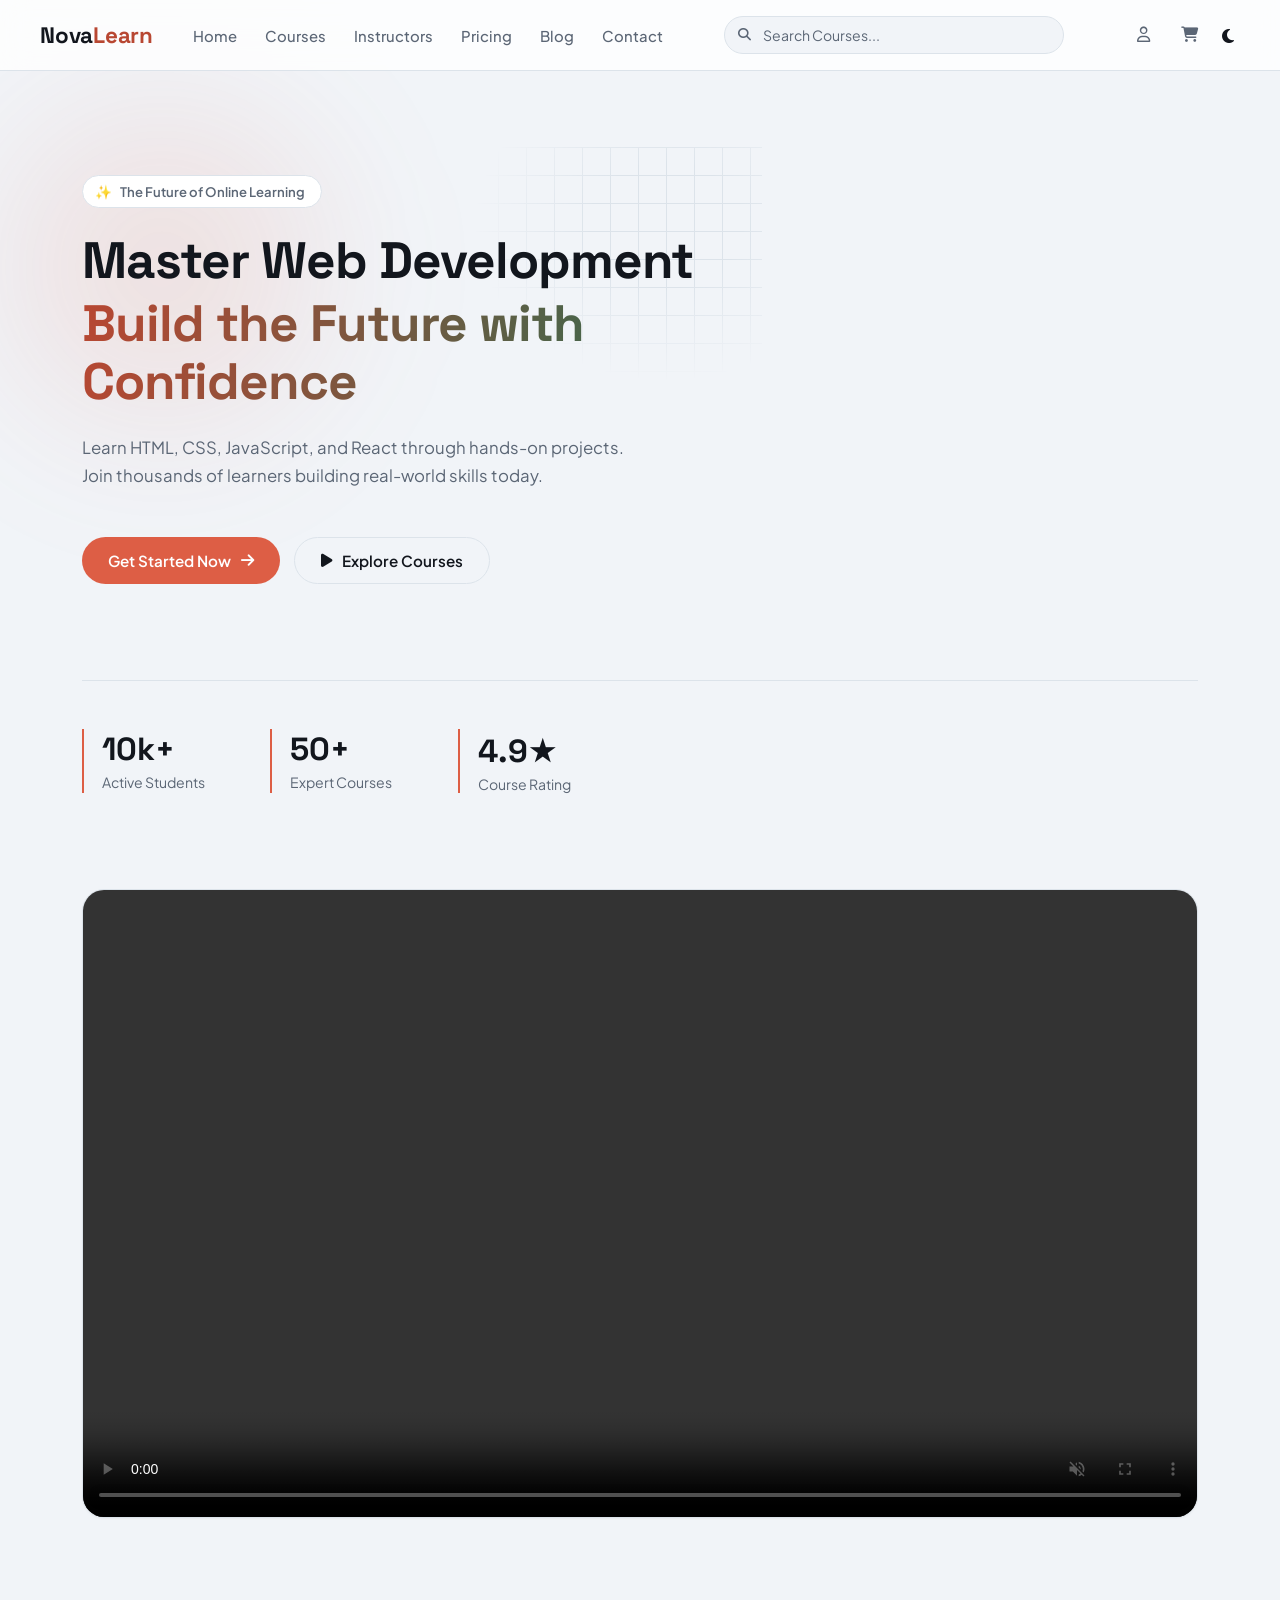
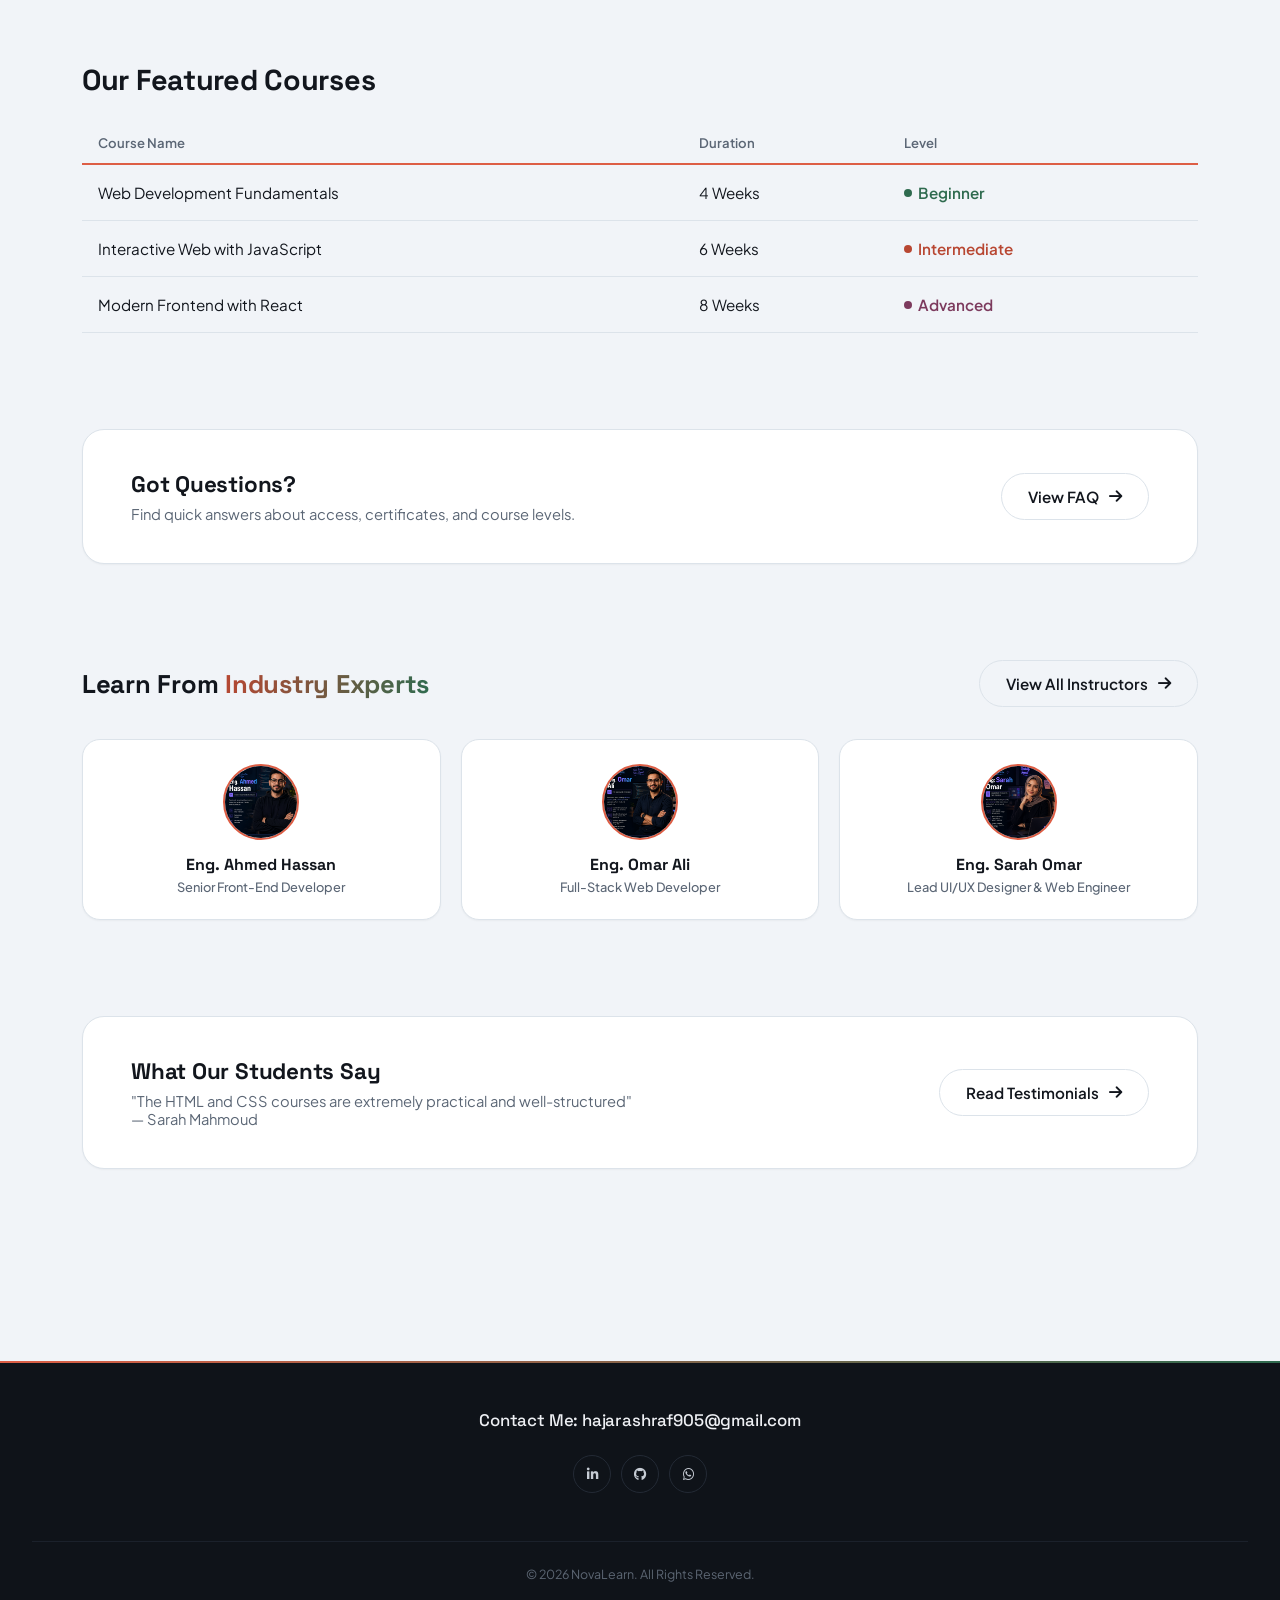
<file: index.html>
<!DOCTYPE html>
<html lang="en">
<head>
    <meta charset="UTF-8">
    <meta name="viewport" content="width=device-width, initial-scale=1.0">
    <!-- Google Fonts (Plus Jakarta Sans) -->
    <link rel="preconnect" href="https://fonts.googleapis.com">
<link rel="preconnect" href="https://fonts.gstatic.com" crossorigin>
<link href="https://fonts.googleapis.com/css2?family=Plus+Jakarta+Sans:wght@400;500;600;700;800&family=Space+Grotesk:wght@500;600;700&display=swap" rel="stylesheet">    
<!--library cdn-->
    <link rel="stylesheet" href="https://cdnjs.cloudflare.com/ajax/libs/font-awesome/6.5.1/css/all.min.css">
    <!--style-->
    <link rel="stylesheet" href="style.css">
    <title>NovaLearn</title>
</head>
<body class="light">
    <header>
    <nav class="navbar">
        <!-- 1. اللوجو والروابط على اليسار -->
        <div class="nav-left">
            <h1 class="logo">Nova<span>Learn</span></h1>
            <ul class="nav-links">
                <li><a href="index.html">Home</a></li>
                <li><a href="courses.html">Courses</a></li>
                <li><a href="inst.html">Instructors</a></li>
                <li><a href="price.html">Pricing</a></li>
                <li><a href="blog.html">Blog</a></li>
                <li><a href="contact.html">Contact</a></li>
            </ul>
        </div>

        <!-- 2. مربع البحث في المنتصف -->
        <div class="nav-center">
            <div class="search-box">
                <i class="fa-solid fa-magnifying-glass search-icon"></i>
                <input type="text" placeholder="Search Courses..." id="search">
            </div>
        </div>

        <!-- 3. الأيقونات الثلاث على اليمين -->
        <div class="nav-right">
            <!-- أيقونة المستخدم -->
            <a href="reg.html" class="icon-btn" aria-label="User Account">
                <i class="fa-regular fa-user"></i>
            </a>

            <!-- أيقونة السلة -->
            <a href="cart.html" class="icon-btn cart-btn" aria-label="Shopping Cart">
                <i class="fa-solid fa-cart-shopping"></i>
            </a>

            <!-- أيقونة القمر للمود -->
            <button id="theme-toggle">
                <i class="fa-solid fa-moon"></i>
            </button>
        </div>
    </nav>
</header>
    
    <!--start main-->
    <main>
        <!--start welcome-->
        <section id="welcome">
    <div class="hero-clean">
        <!-- بادج شيك ومحفز -->
        <div class="hero-badge">
            <span class="badge-icon">✨</span>
            <span>The Future of Online Learning</span>
        </div>

        <!-- عنوان رئيسي بتدرج ألوان جذاب -->
        <h2 class="wel">
            Master Web Development
            <span class="gradient-text">Build the Future with Confidence</span>
        </h2>

        <!-- وصف واضح ومريح للعين -->
        <p class="p1">
            Learn HTML, CSS, JavaScript, and React through hands-on projects.
            Join thousands of learners building real-world skills today.
        </p>

        <!-- الأزرار الرئيسية -->
        <div class="cta-buttons">
            <a href="courses.html" class="btn-primary">
                Get Started Now <i class="fa-solid fa-arrow-right"></i>
            </a>
            <a href="courses.html" class="btn-secondary">
                <i class="fa-solid fa-play"></i> Explore Courses
            </a>
        </div>
    </div>

    <!-- الإحصائيات -->
    <section class="stats-section" aria-label="Platform Statistics">
        <article class="stat-card">
            <h3>10k+</h3>
            <p>Active Students</p>
        </article>
        <article class="stat-card">
            <h3>50+</h3>
            <p>Expert Courses</p>
        </article>
        <article class="stat-card">
            <h3>4.9★</h3>
            <p>Course Rating</p>
        </article>
    </section>
            <!-- الفيديو جوه figure  -->
            <figure class="video-container">
                <video src="video/intro.mp4" autoplay controls muted>Your browser does not support the video tag.</video>
            </figure>
        </section>

        <!--start table of courses-->
        <section id="table">
            <h2 class="corname"> Our Featured Courses</h2>
            <table>
                <thead>
                <tr>
                    <th>Course Name</th>
                    <th>Duration</th>
                    <th>Level</th>
                </tr>
                </thead>
                <tbody>
                <tr>
                    <td>Web Development Fundamentals</td>
                    <td>4 Weeks</td>
                    <td>Beginner</td>
                </tr>
                <tr>
                    <td>Interactive Web with JavaScript</td>
                    <td>6 Weeks</td>
                    <td>Intermediate</td>
                </tr>
                <tr>
                    <td>Modern Frontend with React</td>
                    <td>8 Weeks</td>
                    <td>Advanced</td>
                </tr>
                </tbody>
            </table>
        </section>
        <!--start faq teaser-->
<section id="faq-teaser">
    <div class="faq-teaser-box">
        <div class="faq-teaser-text">
            <h3>Got Questions?</h3>
            <p>Find quick answers about access, certificates, and course levels.</p>
        </div>
        <a href="faq.html" class="btn-secondary">
            View FAQ <i class="fa-solid fa-arrow-right"></i>
        </a>
    </div>
</section>
<!--start instructors teaser-->
<section id="inst-teaser">
    <div class="inst-teaser-head">
        <h3>Learn From <span class="gradient-text">Industry Experts</span></h3>
        <a href="inst.html" class="btn-secondary">
            View All Instructors <i class="fa-solid fa-arrow-right"></i>
        </a>
    </div>
    <div class="inst-teaser-grid">
        <a href="inst.html" class="inst-mini">
            <img src="img/4.png" alt="Eng.Ahmed Hassan">
            <h4>Eng. Ahmed Hassan</h4>
            <p>Senior Front-End Developer</p>
        </a>
        <a href="inst.html" class="inst-mini">
            <img src="img/5.png" alt="Eng.Omar Ali">
            <h4>Eng. Omar Ali</h4>
            <p>Full-Stack Web Developer</p>
        </a>
        <a href="inst.html" class="inst-mini">
            <img src="img/6.png" alt="Eng.Sarah Omar">
            <h4>Eng. Sarah Omar</h4>
            <p>Lead UI/UX Designer & Web Engineer</p>
        </a>
    </div>
</section>

<!--start testimonials teaser-->
<section id="test-teaser">
    <div class="test-teaser-box">
        <div class="test-teaser-text">
            <h3>What Our Students Say</h3>
            <p>"The HTML and CSS courses are extremely practical and well-structured" — Sarah Mahmoud</p>
        </div>
        <a href="test.html" class="btn-secondary">
            Read Testimonials <i class="fa-solid fa-arrow-right"></i>
        </a>
    </div>
</section>
    </main>

    <!--start footer-->
    <footer id="contact">
        <h4>Contact Me: hajarashraf905@gmail.com</h4>
        <div class="linkes">
            <a href="https://www.linkedin.com/in/hajar-ashraf/" target="_blank">linkedin</a>
            <a href="https://github.com/Hajar-Ashraf9" target="_blank">github</a>
            <a href="https://wa.me/201016515759" target="_blank">WhatsApp</a>
        </div>
        <!--حقوق الملكية-->
        <p>&copy; 2026 NovaLearn. All Rights Reserved.</p>
    </footer>

        <script src="main.js"></script>

</body>
</html>
</file>
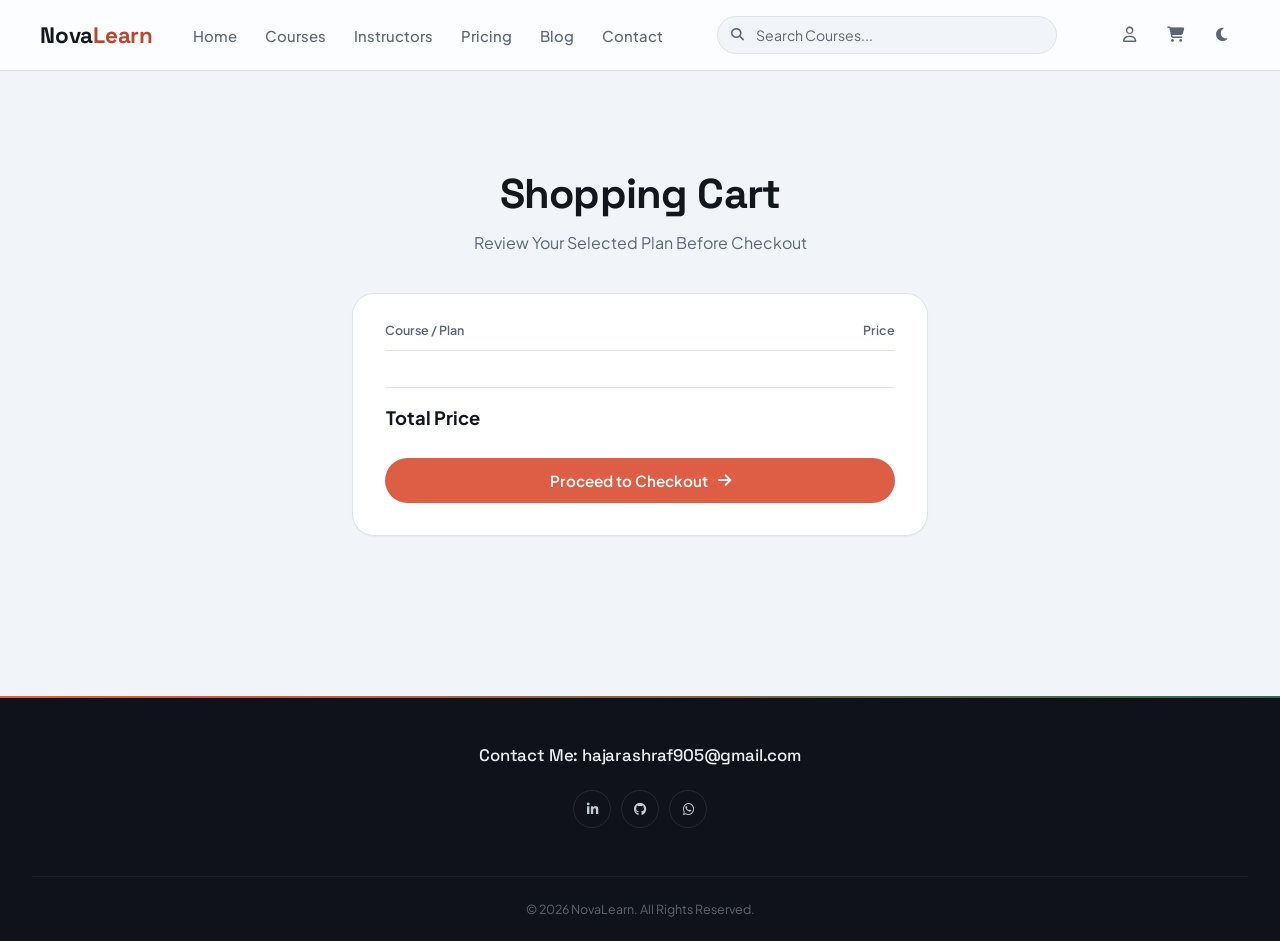
<file: cart.html>
<!DOCTYPE html>
<html lang="en">
<head>
    <meta charset="UTF-8">
    <meta name="viewport" content="width=device-width, initial-scale=1.0">
    <!-- Google Fonts (Plus Jakarta Sans) -->
    <link rel="preconnect" href="https://fonts.googleapis.com">
<link rel="preconnect" href="https://fonts.gstatic.com" crossorigin>
<link href="https://fonts.googleapis.com/css2?family=Plus+Jakarta+Sans:wght@400;500;600;700;800&family=Space+Grotesk:wght@500;600;700&display=swap" rel="stylesheet">    
<!--library cdn-->
    <link rel="stylesheet" href="https://cdnjs.cloudflare.com/ajax/libs/font-awesome/6.5.1/css/all.min.css">
    <!--style-->
    <link rel="stylesheet" href="style.css">
    <title>Shopping Cart</title>
</head>
<body class="light cart-page">
    <!--start navBar-->
    <header>
    <nav class="navbar">
        <!-- 1. اللوجو والروابط على اليسار -->
        <div class="nav-left">
            <h1 class="logo">Nova<span>Learn</span></h1>
            <ul class="nav-links">
                <li><a href="index.html">Home</a></li>
                <li><a href="courses.html">Courses</a></li>
                <li><a href="inst.html">Instructors</a></li>
                <li><a href="price.html">Pricing</a></li>
                <li><a href="blog.html">Blog</a></li>
                <li><a href="contact.html">Contact</a></li>
            </ul>
        </div>

        <!-- 2. مربع البحث في المنتصف -->
        <div class="nav-center">
            <div class="search-box">
                <i class="fa-solid fa-magnifying-glass search-icon"></i>
                <input type="text" placeholder="Search Courses..." id="search">
            </div>
        </div>

        <!-- 3. الأيقونات الثلاث على اليمين -->
        <div class="nav-right">
            <!-- أيقونة المستخدم -->
            <a href="reg.html" class="icon-btn" aria-label="User Account">
                <i class="fa-regular fa-user"></i>
            </a>

            <!-- أيقونة السلة -->
            <a href="cart.html" class="icon-btn cart-btn" aria-label="Shopping Cart">
                <i class="fa-solid fa-cart-shopping"></i>
            </a>

            <!-- أيقونة القمر للمود -->
            <button id="theme-toggle" class="icon-btn" aria-label="Toggle Theme">
                <i class="fa-solid fa-moon"></i>
            </button>
        </div>
    </nav>
</header>

    <!--main-->
    <main>
        <h1 class="cart">Shopping Cart</h1>
        <p class="carts">Review Your Selected Plan Before Checkout</p>

        <div class="cart-box">
            <!--start tabel-->
            <table>
                <!--head table-->
                <thead>
                    <tr>
                    <th>Course / Plan</th>
                    <th>Price</th>
                    </tr>
                </thead>
                <!--body table-->
                <tbody>
                    <tr>
                        <td data-label="Course / Plan" id='planName'></td>
                        <td data-label='Price' id="Price"></td>
                    </tr>
                </tbody>
                <!--footer table-->
                <tfoot>
                <tr>
                    <td>Total Price</td>
                    <td id="totalPrice"></td>
                </tr>
            </tfoot>
            </table>
            <!--button-->
            <section class="cart-action">
                <a href="out.html" class="btn-primary" id="outBtn">
                    Proceed to Checkout <i class="fa-solid fa-arrow-right"></i>
                </a>
            </section>
        </div>

    </main>

    <!--start footer-->
    <footer id="contact">
        <h4>Contact Me: hajarashraf905@gmail.com</h4>
        <div class="linkes">
            <a href="https://www.linkedin.com/in/hajar-ashraf/" target="_blank">linkedin</a>
            <a href="https://github.com/Hajar-Ashraf9" target="_blank">github</a>
            <a href="https://wa.me/201016515759" target="_blank">WhatsApp</a>
        </div>
        <!--حقوق الملكية-->
        <p>&copy; 2026 NovaLearn. All Rights Reserved.</p>
    </footer>

        <script src="main.js"></script>

</body>
</html>
</file>
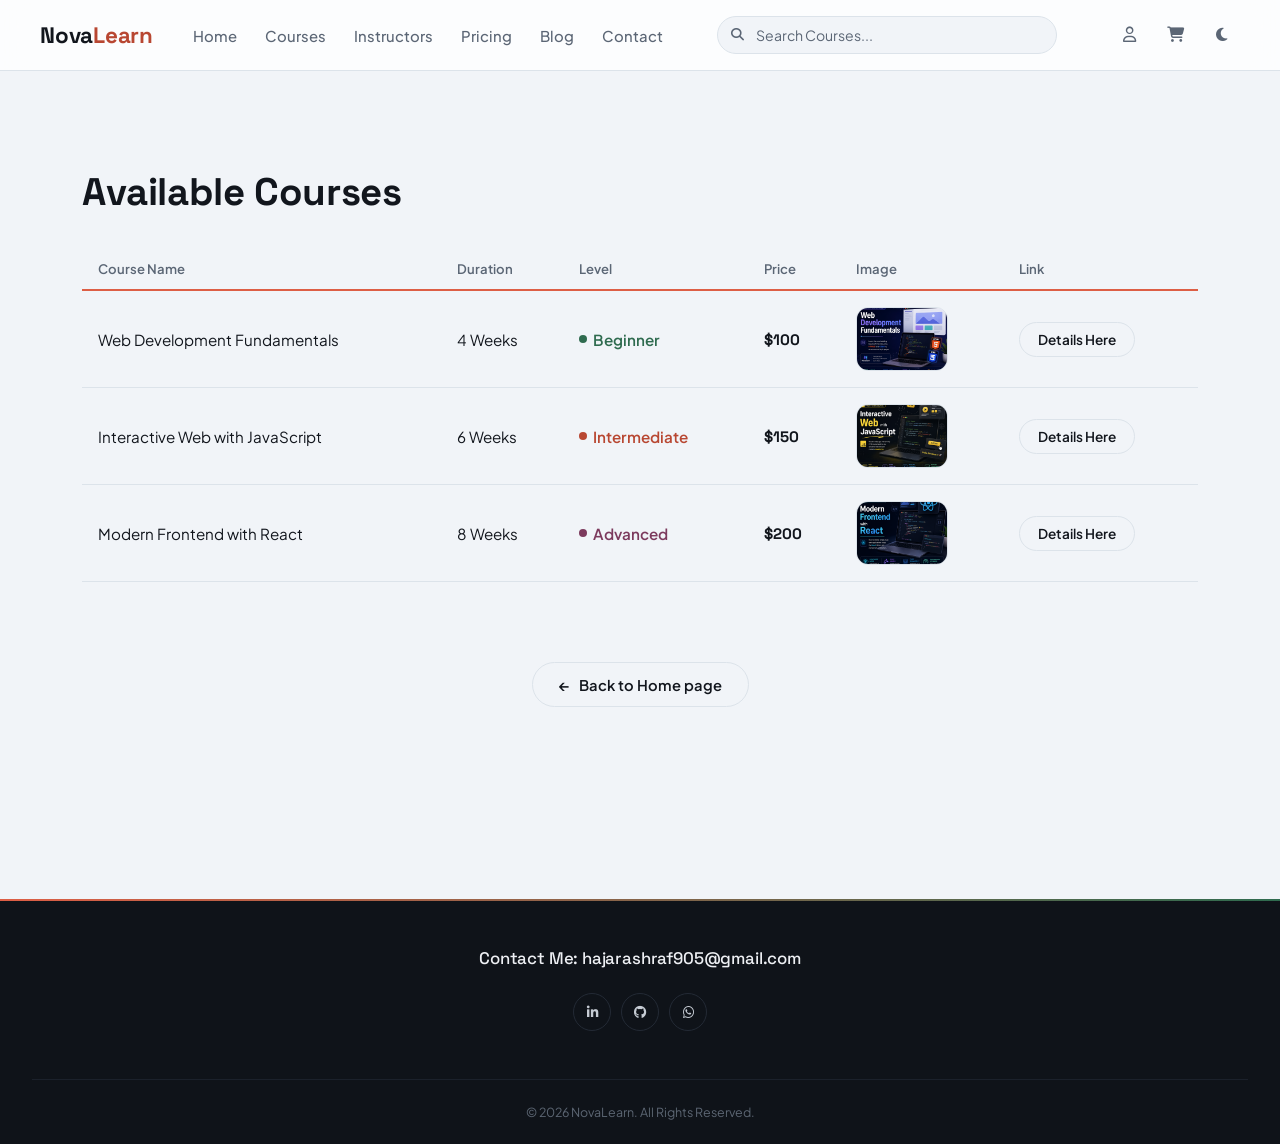
<file: courses.html>
<!DOCTYPE html>
<html lang="en">
<head>
    <meta charset="UTF-8">
    <meta name="viewport" content="width=device-width, initial-scale=1.0">
    <!-- Google Fonts (Plus Jakarta Sans) -->
<link rel="preconnect" href="https://fonts.gstatic.com" crossorigin>
<link href="https://fonts.googleapis.com/css2?family=Plus+Jakarta+Sans:wght@400;500;600;700;800&family=Space+Grotesk:wght@500;600;700&display=swap" rel="stylesheet">    
<!--library cdn-->
    <link rel="stylesheet" href="https://cdnjs.cloudflare.com/ajax/libs/font-awesome/6.5.1/css/all.min.css">
    <!--style-->
    <link rel="stylesheet" href="style.css">
    <title>Courses</title>
</head>
<body class="light">
    <!--start navBar-->
    <header>
    <nav class="navbar">
        <!-- 1. اللوجو والروابط على اليسار -->
        <div class="nav-left">
            <h1 class="logo">Nova<span>Learn</span></h1>
            <ul class="nav-links">
                <li><a href="index.html">Home</a></li>
                <li><a href="courses.html">Courses</a></li>
                <li><a href="inst.html">Instructors</a></li>
                <li><a href="price.html">Pricing</a></li>
                <li><a href="blog.html">Blog</a></li>
                <li><a href="contact.html">Contact</a></li>
            </ul>
        </div>

        <!-- 2. مربع البحث في المنتصف -->
        <div class="nav-center">
            <div class="search-box">
                <i class="fa-solid fa-magnifying-glass search-icon"></i>
                <input type="text" placeholder="Search Courses..." id="search">
            </div>
        </div>

        <!-- 3. الأيقونات الثلاث على اليمين -->
        <div class="nav-right">
            <!-- أيقونة المستخدم -->
            <a href="reg.html" class="icon-btn" aria-label="User Account">
                <i class="fa-regular fa-user"></i>
            </a>

            <!-- أيقونة السلة -->
            <a href="cart.html" class="icon-btn cart-btn" aria-label="Shopping Cart">
                <i class="fa-solid fa-cart-shopping"></i>
            </a>

            <!-- أيقونة القمر للمود -->
            <button id="theme-toggle" class="icon-btn" aria-label="Toggle Theme">
                <i class="fa-solid fa-moon"></i>
            </button>
        </div>
    </nav>
</header>
    <!--end navbar-->
    <!--start main-->
    <main>
        <!--start table-->
        <section id="tab">
            <h1 class="name">Available Courses</h1>
            <table border="1">
                <!--header of table-->
                <thead>
                <tr>
                    <th>Course Name</th>
                    <th>Duration</th>
                    <th>Level</th>
                    <th>Price</th>
                    <th>Image</th>
                    <th>Link</th>
                </tr>
                </thead>
                <tbody>
                <!--course 1-->
                <tr>
                    <td>Web Development Fundamentals</td>
                    <td>4 Weeks</td>
                    <td>Beginner</td>
                    <td>$100</td>
                    <td><img src="img/1.png" alt="course cover" height="300px"></td>
                    <td><a href="details.html?id=1"><button>Details Here</button></a></td>
                </tr>
                <!--course 2-->
                <tr>
                    <td>Interactive Web with JavaScript</td>
                    <td>6 Weeks</td>
                    <td>Intermediate</td>
                    <td>$150</td>
                    <td><img src="img/2.png" alt="course cover" height="300px"></td>
                    <td><a href="details.html?id=2"><button>Details Here</button></a></td>
                </tr>
                <!--course 3-->
                <tr>
                    <td>Modern Frontend with React</td>
                    <td>8 Weeks</td>
                    <td>Advanced</td>
                    <td>$200</td>
                    <td><img src="img/3.png" alt="course cover" height="300px"></td>
                    <td><a href="details.html?id=2"><button>Details Here</button></a></td>
                </tr>
                </tbody>
            </table>
        </section>
        <!--Back to Home page-->
        <section class="home">
            <a href="index.html">Back to Home page</a>
        </section>
    </main>
    <!--start footer-->
    <footer id="contact">
        <h4 class="cont">Contact Me: hajarashraf905@gmail.com</h4>
        <div class="linkes">
            <a href="https://www.linkedin.com/in/hajar-ashraf/" target="_blank">linkedin</a>
            <a href="https://github.com/Hajar-Ashraf9" target="_blank">github</a>
            <a href="https://wa.me/201016515759" target="_blank">WhatsApp</a>
        </div>
        <!--حقوق الملكية-->
        <p class="copy">&copy; 2026 NovaLearn. All Rights Reserved.</p>
    </footer>

        <script src="main.js"></script>
</body>
</html>
</file>
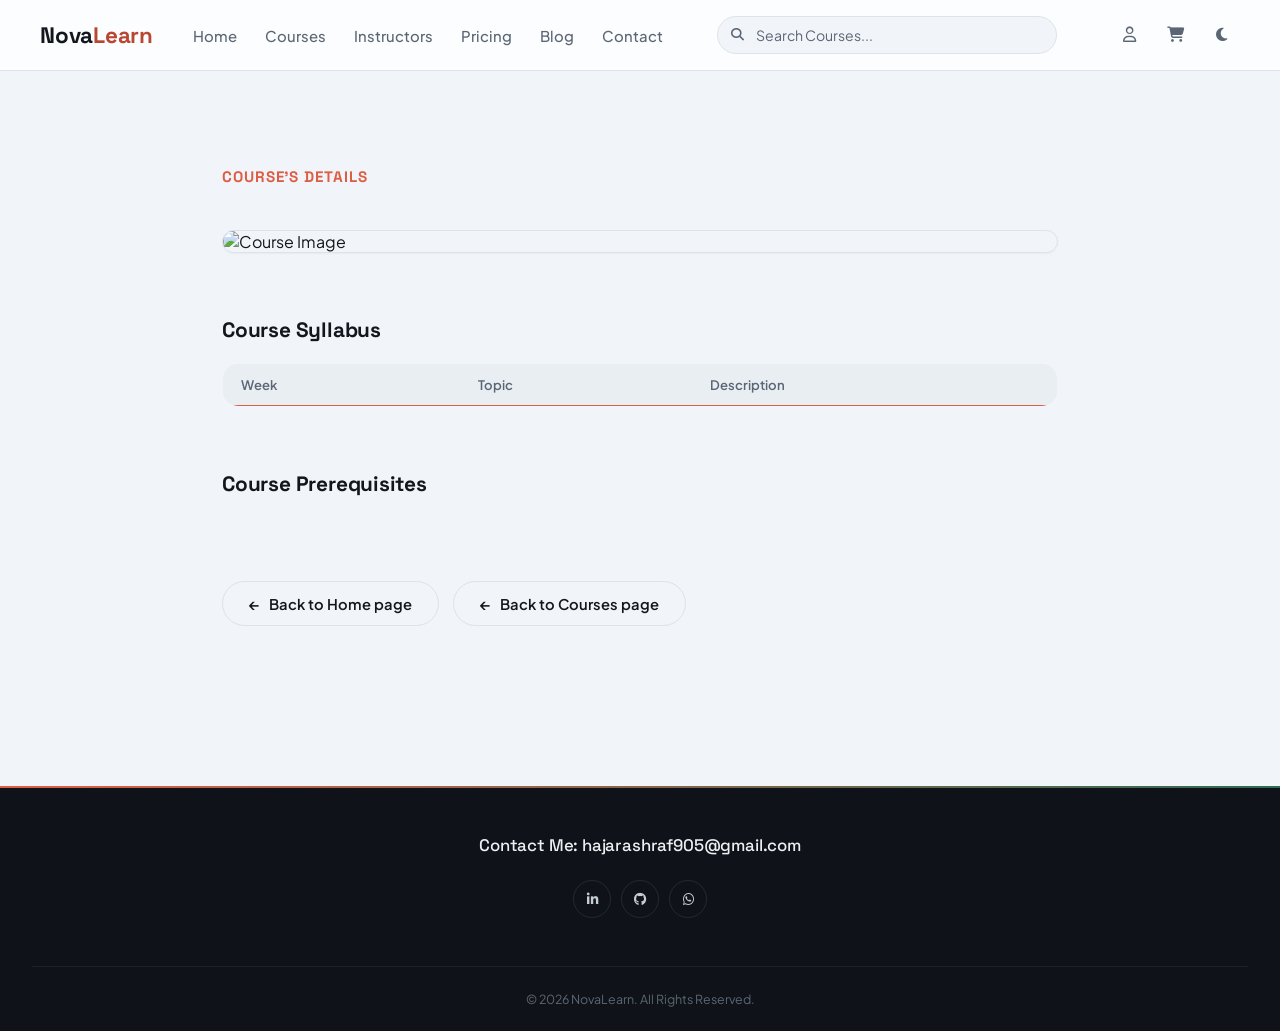
<file: details.html>
<!DOCTYPE html>
<html lang="en">
<head>
    <meta charset="UTF-8">
    <meta name="viewport" content="width=device-width, initial-scale=1.0">
    <!-- Google Fonts (Plus Jakarta Sans) -->
    <link rel="preconnect" href="https://fonts.googleapis.com">
<link rel="preconnect" href="https://fonts.gstatic.com" crossorigin>
<link href="https://fonts.googleapis.com/css2?family=Plus+Jakarta+Sans:wght@400;500;600;700;800&family=Space+Grotesk:wght@500;600;700&display=swap" rel="stylesheet">    
<!--library cdn-->
    <link rel="stylesheet" href="https://cdnjs.cloudflare.com/ajax/libs/font-awesome/6.5.1/css/all.min.css">
    <!--style-->
    <link rel="stylesheet" href="style.css">
    <title>Course Details</title>
</head>
<body class="light details-page">
    <header>
    <nav class="navbar">
        <!-- 1. اللوجو والروابط على اليسار -->
        <div class="nav-left">
            <h1 class="logo">Nova<span>Learn</span></h1>
            <ul class="nav-links">
                <li><a href="index.html">Home</a></li>
                <li><a href="courses.html">Courses</a></li>
                <li><a href="inst.html">Instructors</a></li>
                <li><a href="price.html">Pricing</a></li>
                <li><a href="blog.html">Blog</a></li>
                <li><a href="contact.html">Contact</a></li>
            </ul>
        </div>

        <!-- 2. مربع البحث في المنتصف -->
        <div class="nav-center">
            <div class="search-box">
                <i class="fa-solid fa-magnifying-glass search-icon"></i>
                <input type="text" placeholder="Search Courses..." id="search">
            </div>
        </div>

        <!-- 3. الأيقونات الثلاث على اليمين -->
        <div class="nav-right">
            <!-- أيقونة المستخدم -->
            <a href="reg.html" class="icon-btn" aria-label="User Account">
                <i class="fa-regular fa-user"></i>
            </a>

            <!-- أيقونة السلة -->
            <a href="cart.html" class="icon-btn cart-btn" aria-label="Shopping Cart">
                <i class="fa-solid fa-cart-shopping"></i>
            </a>

            <!-- أيقونة القمر للمود -->
            <button id="theme-toggle" class="icon-btn" aria-label="Toggle Theme">
                <i class="fa-solid fa-moon"></i>
            </button>
        </div>
    </nav>
</header>
    <!--start main-->
    <main>
        <h1 class="title">Course's Details</h1>
        <!--start Overview-->
        <section id="over">
            <h2 class="tit" id="courseName"></h2>
            <p class="p2" id="courseOverview"></p>
            <img id="courseImage" alt="Course Image">
        </section>
        <!--strat table-->
        <section id="syllabus">
            <h3 class="pas">Course Syllabus</h3>
            <table>
                <!--head of table-->
                <thead>
                <tr>
                    <th>Week</th>
                    <th>Topic</th>
                    <th>Description</th>
                </tr>
                </thead>
                <!--body of table-->
                <tbody id="syllabusBody">
                </tbody>
            </table>
        </section>
        <!--start list-->
        <section id="list">
            <h3 class="pas">Course Prerequisites</h3>
            <ul id="prer">
            </ul>
        </section>
        <!--start button-->
        <section id="button">
            <a href="index.html">Back to Home page</a>
            <a href="courses.html">Back to Courses page</a>
        </section>
    </main>

    <!--start footer-->
    <footer id="contact">
        <h4>Contact Me: hajarashraf905@gmail.com</h4>
        <div class="linkes">
            <a href="https://www.linkedin.com/in/hajar-ashraf/" target="_blank">linkedin</a>
            <a href="https://github.com/Hajar-Ashraf9" target="_blank">github</a>
            <a href="https://wa.me/201016515759" target="_blank">WhatsApp</a>
        </div>
        <!--حقوق الملكية-->
        <p>&copy; 2026 NovaLearn. All Rights Reserved.</p>
    </footer>

    <script src="main.js"></script>
</body>
</html>
</file>
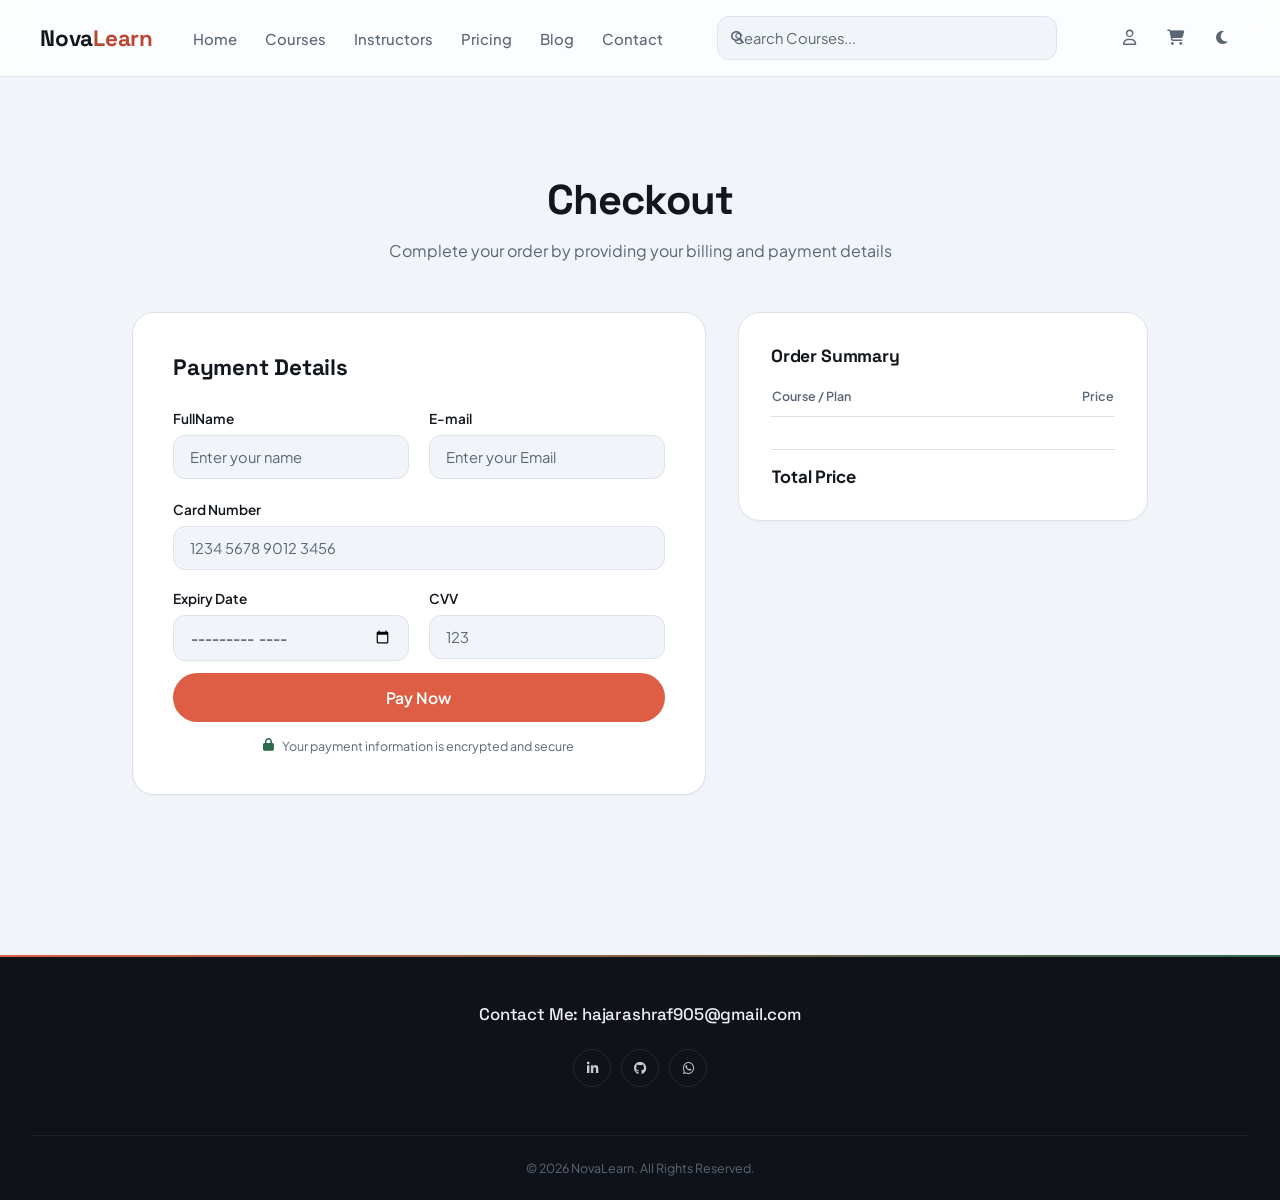
<file: out.html>
<!DOCTYPE html>
<html lang="en">
<head>
    <meta charset="UTF-8">
    <meta name="viewport" content="width=device-width, initial-scale=1.0">
    <!-- Google Fonts (Plus Jakarta Sans) -->
    <link rel="preconnect" href="https://fonts.googleapis.com">
<link rel="preconnect" href="https://fonts.gstatic.com" crossorigin>
<link href="https://fonts.googleapis.com/css2?family=Plus+Jakarta+Sans:wght@400;500;600;700;800&family=Space+Grotesk:wght@500;600;700&display=swap" rel="stylesheet">    
<!--library cdn-->
    <link rel="stylesheet" href="https://cdnjs.cloudflare.com/ajax/libs/font-awesome/6.5.1/css/all.min.css">
    <!--style-->
    <link rel="stylesheet" href="style.css">
    <title>Checkout</title>
</head>
<body class="light checkout-page">
    <!--start navBar-->
    <header>
    <nav class="navbar">
        <!-- 1. اللوجو والروابط على اليسار -->
        <div class="nav-left">
            <h1 class="logo">Nova<span>Learn</span></h1>
            <ul class="nav-links">
                <li><a href="index.html">Home</a></li>
                <li><a href="courses.html">Courses</a></li>
                <li><a href="inst.html">Instructors</a></li>
                <li><a href="price.html">Pricing</a></li>
                <li><a href="blog.html">Blog</a></li>
                <li><a href="contact.html">Contact</a></li>
            </ul>
        </div>

        <!-- 2. مربع البحث في المنتصف -->
        <div class="nav-center">
            <div class="search-box">
                <i class="fa-solid fa-magnifying-glass search-icon"></i>
                <input type="text" placeholder="Search Courses..." id="search">
            </div>
        </div>

        <!-- 3. الأيقونات الثلاث على اليمين -->
        <div class="nav-right">
            <!-- أيقونة المستخدم -->
            <a href="reg.html" class="icon-btn" aria-label="User Account">
                <i class="fa-regular fa-user"></i>
            </a>

            <!-- أيقونة السلة -->
            <a href="cart.html" class="icon-btn cart-btn" aria-label="Shopping Cart">
                <i class="fa-solid fa-cart-shopping"></i>
            </a>

            <!-- أيقونة القمر للمود -->
            <button id="theme-toggle" class="icon-btn" aria-label="Toggle Theme">
                <i class="fa-solid fa-moon"></i>
            </button>
        </div>
    </nav>
</header>
    <main>
        <section id="info">
            <h1 class="out">Checkout</h1>
            <p class="disout">Complete your order by providing your billing and payment details</p>
        </section>

        <div class="checkout-grid">
            <!--start form payment-->
            <form action="confirm.html" method="post" id="payform">
                <fieldset>
                    <legend>Payment Details</legend>
                    <!--info-->
                    <section id="pay-info">
                        <div class="flname">
                        <label for="fname">FullName</label>
                        <input type="text" name="fullname" id="fname" placeholder="Enter your name" required>
                        </div>
                        <div class="emails">
                        <label for="email">E-mail</label>
                        <input type="email" name="email" id="email" placeholder="Enter your Email" required>
                        </div>    
                    </section>
                    <!--card-->
                    <section id="card">
                        <div class="cards">
                            <label for="cardnum">Card Number</label>
                            <input type="text" inputmode="numeric" name="Cardnumber" id="cardnum" placeholder="1234 5678 9012 3456" required>
                        </div>
                        <div class="expcv">
                            <div class="expiry">
                                <label for="expir">Expiry Date</label>
                                <input type="month" name="expiry" id="expir" required>
                            </div>
                            <div class="cv">
                                <label for="cvv">CVV</label>
                                <input type="text" inputmode="numeric" name="cvv" id="cvv" maxlength="3" placeholder="123" required>
                            </div>
                        </div>
                    </section>
                    <!--submit-->
                    <section id="submit">
                        <input type="submit" value="Pay Now" id="sub" name="button">
                        <p class="secure-note"><i class="fa-solid fa-lock"></i> Your payment information is encrypted and secure</p>
                    </section>
                </fieldset>
            </form>

            <!--start table Summary-->
            <aside class="summary">
                <h3>Order Summary</h3>
                <table>
                    <!--head of table-->
                    <thead>
                        <tr>
                        <th>Course / Plan</th>
                        <th>Price</th>
                        </tr>
                    </thead>
                    <!--body of table-->
                    <tbody>
                        <tr>
                            <td  id="planName"></td>
                            <td id="Price"></td>
                        </tr>
                    </tbody>
                    <!--footer of table-->
                    <tfoot>
                    <tr>
                        <td>Total Price</td>
                        <td id="totalPrice"></td>
                    </tr>
                </tfoot>
                </table>
            </aside>
        </div>
    </main>

    <!--start footer-->
    <footer id="contact">
        <h4>Contact Me: hajarashraf905@gmail.com</h4>
        <div class="linkes">
            <a href="https://www.linkedin.com/in/hajar-ashraf/" target="_blank">linkedin</a>
            <a href="https://github.com/Hajar-Ashraf9" target="_blank">github</a>
            <a href="https://wa.me/201016515759" target="_blank">WhatsApp</a>
        </div>
        <!--حقوق الملكية-->
        <p>&copy; 2026 NovaLearn. All Rights Reserved.</p>
    </footer>

    <script src="main.js"></script>
</body>
</html>
</file>
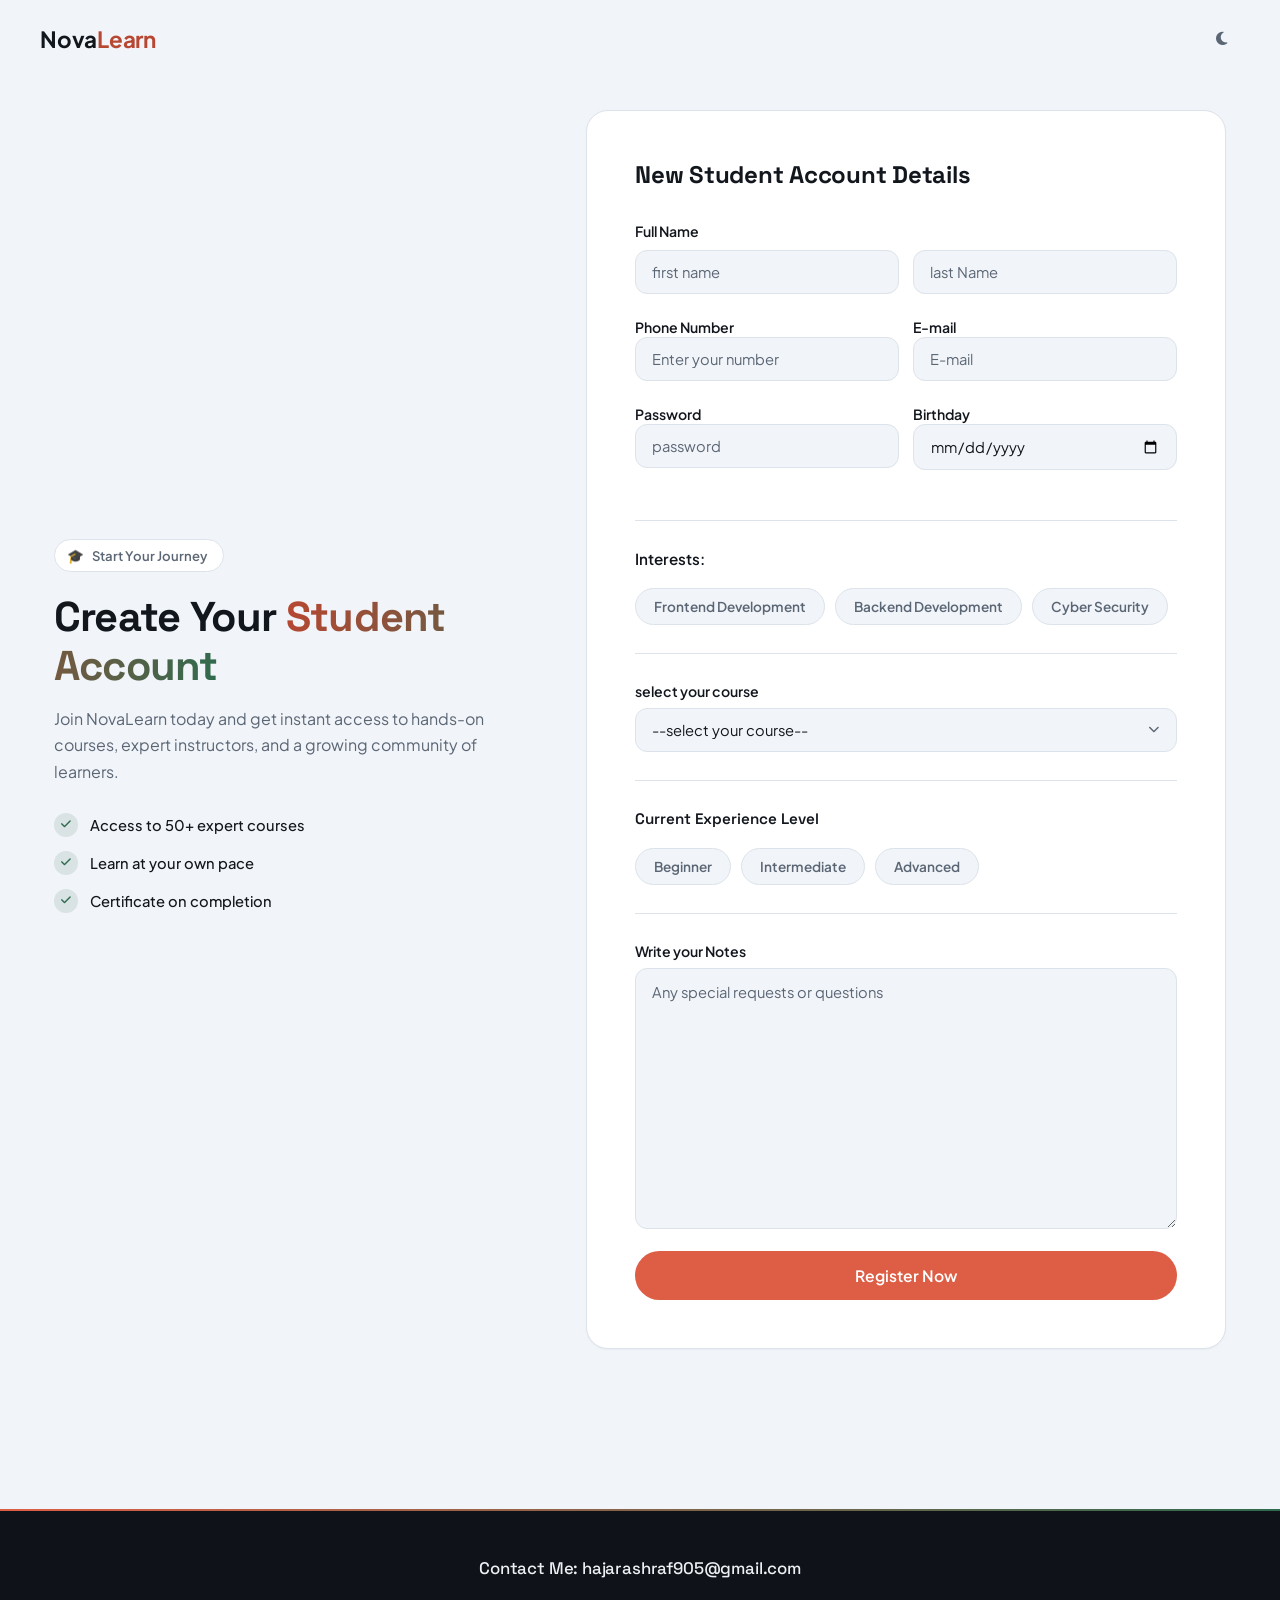
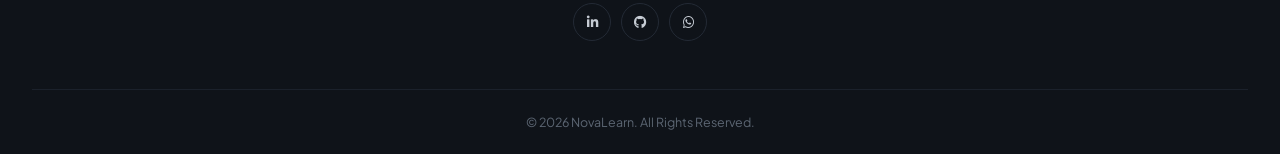
<file: reg.html>
<!DOCTYPE html>
<html lang="en">
<head>
    <meta charset="UTF-8">
    <meta name="viewport" content="width=device-width, initial-scale=1.0">
    <!-- Google Fonts (Plus Jakarta Sans) -->
    <link rel="preconnect" href="https://fonts.googleapis.com">
<link rel="preconnect" href="https://fonts.gstatic.com" crossorigin>
<link href="https://fonts.googleapis.com/css2?family=Plus+Jakarta+Sans:wght@400;500;600;700;800&family=Space+Grotesk:wght@500;600;700&display=swap" rel="stylesheet">    
<!--library cdn-->
    <link rel="stylesheet" href="https://cdnjs.cloudflare.com/ajax/libs/font-awesome/6.5.1/css/all.min.css">
    <!--style-->
    <link rel="stylesheet" href="style.css">
    <title>Register</title>
</head>
<body class="light  reg-page">
    <div class="auth-topbar">
        <a href="index.html" class="logo">Nova<span>Learn</span></a>
        <button id="theme-toggle" class="icon-btn" aria-label="Toggle Theme">
            <i class="fa-solid fa-moon"></i>
        </button>
    </div>
    <main>
        <!-- Hero / intro column -->
        <div class="reg-hero">
            <div class="hero-badge">
                <span class="badge-icon">🎓</span>
                <span>Start Your Journey</span>
            </div>
            <h2 class="reg-title">
                Create Your <span class="gradient-text">Student Account</span>
            </h2>
            <p class="reg-subtitle">
                Join NovaLearn today and get instant access to hands-on courses, expert instructors, and a growing community of learners.
            </p>
            <ul class="reg-perks">
                <li><i class="fa-solid fa-check"></i> Access to 50+ expert courses</li>
                <li><i class="fa-solid fa-check"></i> Learn at your own pace</li>
                <li><i class="fa-solid fa-check"></i> Certificate on completion</li>
            </ul>
        </div>

    <!--register form-->
    <form action="courses.html" method="post" id="reg">
        <fieldset>
            <legend>New Student Account Details</legend>
            <!--personal info-->
            <section id="fullname">
                <label for="name">Full Name</label>
                <input type="text" placeholder="first name"  id="name" name="firstname" required>
                <input type="text" id="lname" name="lastname" placeholder="last Name" required>
            </section>

            <div class="grid-2">
                <section id="nums">
                    <label for="num">Phone Number</label>
                    <input type="tel" name="num" id="num" placeholder="Enter your number" required>
                </section>
                <section id="email">
                    <label for="em">E-mail</label>
                    <input type="email" id="em" name="email" placeholder="E-mail" required>
                </section>
            </div>

            <div class="grid-2">
                <section id="password">
                    <label for="pass">Password</label>
                    <input type="password" id="pass" name="password" placeholder="password" required>
                </section>
                <section id="birthd">
                    <label for="birth">Birthday</label>
                    <input type="date" id="birth" name="birthday">
                </section>
            </div>

            <hr>
            <!-- Interests & Terms (Checkboxes) -->
            <section id="check">
                <p>Interests:</p>
                <div class="chip-group">
                    <input type="checkbox" name="frontend" id="frontend" value="frontend">
                    <label for="frontend">Frontend Development</label>
                    <input type="checkbox" name="backend" id="backend" value="backend">
                    <label for="backend">Backend Development</label>
                    <input type="checkbox" name="cyber" id="cyber" value="cyber">
                    <label for="cyber">Cyber Security</label>
                </div>
            </section>
            <hr>
            <!--Select Course-->
            <section id="selected">
                <label for="select">select your course</label>
                <select name="courses" id="select">
                    <option disabled selected>--select your course--</option>
                    <option value="Fundamentals">Web Development Fundamentals</option>
                    <option value="JavaScript">Interactive Web with JavaScript</option>
                    <option value="React">Modern Frontend with React</option>
                </select>
            </section>
            <hr>
            <!--Skill Level-->
            <section id="level">
                <h4>Current Experience Level</h4>
                <div class="chip-group">
                    <input type="radio" name="level" id="beginner" required value="beginner">
                    <label for="beginner">Beginner</label>
                    <input type="radio" name="level" id="intermed" value="Intermediate">
                    <label for="intermed">Intermediate</label>
                    <input type="radio" name="level" id="advance" value="advanced">
                    <label for="advance">Advanced</label>
                </div>
            </section>
            <hr>

            <!--Notes-->
            <section id="notes">
            <label for="note">Write your Notes</label>
            <textarea name="note" id="note" placeholder="Any special requests or questions" cols="70" rows="10"></textarea>
            </section>
            <!--button Register-->
            <section id="reg">
                <input type="submit" id="regis" name="Register" value="Register Now">
            </section>
        </fieldset>    
    </form>
    </main>
    <!--start footer-->
    <footer id="contact">
        <h4>Contact Me: hajarashraf905@gmail.com</h4>
        <div class="linkes">
            <a href="https://www.linkedin.com/in/hajar-ashraf/" target="_blank">linkedin</a>
            <a href="https://github.com/Hajar-Ashraf9" target="_blank">github</a>
            <a href="https://wa.me/201016515759" target="_blank">WhatsApp</a>
        </div>
        <!--حقوق الملكية-->
        <p>&copy; 2026 NovaLearn. All Rights Reserved.</p>
    </footer>

    <script src="main.js"></script>
</body>
</html>
</file>
<file: style.css>
/* =========================================================
   NovaLearn — stylesheet (no CSS variables / :root)
   Palette: cool paper / navy-ink base, amber -> teal accent pair
   Type: Space Grotesk (display) + Plus Jakarta Sans (body/UI)
   ========================================================= */

/* Fonts are now loaded via <link> tags in each page's <head> */

/* ---------- Reset ---------- */
*, *::before, *::after { box-sizing: border-box; }
html { scroll-behavior: smooth; }
body {
  margin: 0;
  font-family: 'Plus Jakarta Sans', system-ui, sans-serif;
  transition: background-color .3s ease, color .3s ease;
}
ul { list-style: none; margin: 0; padding: 0; }
a { text-decoration: none; color: inherit; }
img, video { max-width: 100%; display: block; }
button { font: inherit; cursor: pointer; background: none; border: none; color: inherit; }
input { font: inherit; }
h1, h2, h3, h4 { margin: 0; font-family: 'Space Grotesk', 'Plus Jakarta Sans', sans-serif; }
p { margin: 0; }

/* ---------- Base colors (light / dark) ---------- */
body.light { background: #F1F4F8; color: #12161D; }
body.dark  { background: #0F131B; color: #EBEEF3; }

/* ---------- Accessibility ---------- */
:focus-visible {
  outline: 2px solid #2F6B4F;
  outline-offset: 2px;
  border-radius: 6px;
}
body.dark :focus-visible { outline-color: #6FBF9B; }

@media (prefers-reduced-motion: reduce) {
  *, *::before, *::after { animation: none !important; transition: none !important; scroll-behavior: auto !important; }
  .hero-badge, .wel, .p1, .cta-buttons { opacity: 1; transform: none; }
}

/* ==========================================================
   Header / Navbar
   ========================================================== */
header {
  position: sticky;
  top: 0;
  z-index: 50;
  backdrop-filter: blur(14px);
  -webkit-backdrop-filter: blur(14px);
}
body.light header { background: rgba(255, 255, 255, .78); border-bottom: 1px solid #DCE3EA; }
body.dark  header { background: rgba(23, 28, 38, .72); border-bottom: 1px solid #262E3B; }

.navbar {
  max-width: 1400px;
  margin: 0 auto;
  padding: 16px 40px;
  display: grid;
  grid-template-columns: auto 1fr auto;
  align-items: center;
  gap: 48px;
}

.nav-left {
  display: flex;
  align-items: center;
  gap: 40px;
}

.logo {
  font-size: 1.4rem;
  font-weight: 700;
  letter-spacing: -0.01em;
  white-space: nowrap;
}
body.light .logo span { color: #B84732; }
body.dark  .logo span { color: #F2A288; }

.nav-links {
  display: flex;
  gap: 28px;
}
.nav-links a {
  position: relative;
  font-size: .93rem;
  font-weight: 500;
  padding: 4px 0;
  transition: color .2s cubic-bezier(.4,0,.2,1);
}
body.light .nav-links a { color: #5B6675; }
body.dark  .nav-links a { color: #93A0B0; }

.nav-links a::after {
  content: '';
  position: absolute;
  left: 50%;
  bottom: -4px;
  width: 0;
  height: 2px;
  transform: translateX(-50%);
  transition: width .25s cubic-bezier(.4,0,.2,1);
}
body.light .nav-links a::after { background: #2F6B4F; }
body.dark  .nav-links a::after { background: #6FBF9B; }

body.light .nav-links a:hover,
body.light .nav-links a:focus-visible { color: #2F6B4F; }
body.dark  .nav-links a:hover,
body.dark  .nav-links a:focus-visible { color: #6FBF9B; }

.nav-links a:hover::after,
.nav-links a:focus-visible::after { width: 100%; }

.nav-center {
  display: flex;
  justify-content: center;
}
.nav-center .search-box {
  width: 100%;
  max-width: 340px;
}
.search-box {
  position: relative;
  width: 100%;
}
.search-box input {
  width: 100%;
  padding: 9px 16px 9px 38px;
  border-radius: 999px;
  font-size: .88rem;
  transition: border-color .2s cubic-bezier(.4,0,.2,1), background .2s cubic-bezier(.4,0,.2,1);
}
body.light .search-box input { border: 1px solid #DCE3EA; background: #F1F4F8; color: #12161D; }
body.dark  .search-box input { border: 1px solid #262E3B; background: #0F131B; color: #EBEEF3; }

body.light .search-box input::placeholder { color: #5B6675; }
body.dark  .search-box input::placeholder { color: #93A0B0; }

body.light .search-box input:focus { outline: none; border-color: #2F6B4F; background: #FFFFFF; }
body.dark  .search-box input:focus { outline: none; border-color: #6FBF9B; background: #171C26; }

.search-icon {
  position: absolute;
  left: 14px;
  top: 50%;
  transform: translateY(-50%);
  font-size: .8rem;
  pointer-events: none;
}
body.light .search-icon { color: #5B6675; }
body.dark  .search-icon { color: #93A0B0; }

.nav-right {
  display: flex;
  align-items: center;
  gap: 8px;
}
.icon-btn {
  width: 38px;
  height: 38px;
  display: flex;
  align-items: center;
  justify-content: center;
  border-radius: 50%;
  font-size: .95rem;
  border: 1px solid transparent;
  transition: border-color .2s cubic-bezier(.4,0,.2,1), color .2s cubic-bezier(.4,0,.2,1);
}
body.light .icon-btn { color: #5B6675; }
body.dark  .icon-btn { color: #93A0B0; }

body.light .icon-btn:hover { border-color: #DCE3EA; color: #2F6B4F; }
body.dark  .icon-btn:hover { border-color: #262E3B; color: #6FBF9B; }

.cart-btn { position: relative; }

/* ==========================================================
   Hero
   ========================================================== */
#welcome {
  max-width: 1180px;
  margin: 0 auto;
  padding: 96px 32px 48px;
}

.hero-clean {
  position: relative;
  z-index: 1;
  max-width: 620px;
  padding-top: 8px;
}

.hero-clean::before {
  content: '';
  position: absolute;
  top: -20px;
  right: -60px;
  width: 320px;
  height: 260px;
  z-index: -1;
  background-size: 28px 28px;
  -webkit-mask-image: radial-gradient(ellipse 60% 60% at 70% 30%, #000 40%, transparent 100%);
  mask-image: radial-gradient(ellipse 60% 60% at 70% 30%, #000 40%, transparent 100%);
}
body.light .hero-clean::before {
  background-image:
    linear-gradient(#DCE3EA 1px, transparent 1px),
    linear-gradient(90deg, #DCE3EA 1px, transparent 1px);
}
body.dark .hero-clean::before {
  background-image:
    linear-gradient(#262E3B 1px, transparent 1px),
    linear-gradient(90deg, #262E3B 1px, transparent 1px);
}

.hero-clean::after {
  content: '';
  position: absolute;
  top: -140px;
  left: -160px;
  width: 480px;
  height: 480px;
  z-index: -2;
  border-radius: 50%;
  filter: blur(60px);
  pointer-events: none;
}
body.light .hero-clean::after { background: radial-gradient(circle, rgba(221, 94, 69, .16), transparent 70%); }
body.dark  .hero-clean::after { background: radial-gradient(circle, rgba(237, 138, 110, .14), transparent 70%); }

@keyframes heroRise {
  from { opacity: 0; transform: translateY(14px); }
  to   { opacity: 1; transform: translateY(0); }
}

.hero-badge {
  display: inline-flex;
  align-items: center;
  gap: 8px;
  padding: 7px 16px 7px 12px;
  border-radius: 999px;
  font-size: .82rem;
  font-weight: 600;
  margin-bottom: 24px;
  animation: heroRise .6s cubic-bezier(.4,0,.2,1) both;
}
body.light .hero-badge { background: #FFFFFF; border: 1px solid #DCE3EA; color: #5B6675; }
body.dark  .hero-badge { background: #171C26; border: 1px solid #262E3B; color: #93A0B0; }

.badge-icon { font-size: .85rem; }

.wel {
  font-size: clamp(2.1rem, 4.2vw, 3.2rem);
  line-height: 1.12;
  font-weight: 700;
  letter-spacing: -0.02em;
  display: flex;
  flex-direction: column;
  gap: 6px;
  margin-bottom: 24px;
  animation: heroRise .6s cubic-bezier(.4,0,.2,1) .08s both;
}

.gradient-text {
  -webkit-background-clip: text;
  background-clip: text;
  -webkit-text-fill-color: transparent;
  color: transparent;
}
body.light .gradient-text { background-image: linear-gradient(100deg, #B84732, #2F6B4F); }
body.dark  .gradient-text { background-image: linear-gradient(100deg, #F2A288, #6FBF9B); }

.p1 {
  font-size: 1.05rem;
  line-height: 1.65;
  max-width: 46ch;
  margin-bottom: 48px;
  animation: heroRise .6s cubic-bezier(.4,0,.2,1) .16s both;
}
body.light .p1 { color: #5B6675; }
body.dark  .p1 { color: #93A0B0; }

.cta-buttons {
  display: flex;
  flex-wrap: wrap;
  gap: 14px;
  animation: heroRise .6s cubic-bezier(.4,0,.2,1) .24s both;
}

.btn-primary,
.btn-secondary {
  display: inline-flex;
  align-items: center;
  gap: 10px;
  padding: 13px 26px;
  font-size: .95rem;
  font-weight: 600;
  border-radius: 999px;
  transition: transform .2s cubic-bezier(.4,0,.2,1), background .2s cubic-bezier(.4,0,.2,1), border-color .2s cubic-bezier(.4,0,.2,1);
}

.btn-primary i,
.btn-secondary i {
  transition: transform .2s cubic-bezier(.4,0,.2,1);
}
.btn-primary:hover i { transform: translateX(3px); }
.btn-secondary:hover i { transform: scale(1.1); }

body.light .btn-primary { background: #DD5E45; color: #FFFFFF; }
body.dark  .btn-primary { background: #ED8A6E; color: #12161D; }
body.light .btn-primary:hover { background: #B84732; transform: translateY(-1px); }
body.dark  .btn-primary:hover { background: #F2A288; transform: translateY(-1px); }

body.light .btn-secondary { background: transparent; color: #12161D; border: 1px solid #DCE3EA; }
body.dark  .btn-secondary { background: transparent; color: #EBEEF3; border: 1px solid #262E3B; }
body.light .btn-secondary:hover { border-color: #2F6B4F; color: #2F6B4F; transform: translateY(-1px); }
body.dark  .btn-secondary:hover { border-color: #6FBF9B; color: #6FBF9B; transform: translateY(-1px); }

/* ---------- Stats ---------- */
.stats-section {
  display: flex;
  flex-wrap: wrap;
  gap: 48px;
  margin-top: 96px;
  padding-top: 48px;
}
body.light .stats-section { border-top: 1px solid #DCE3EA; }
body.dark  .stats-section { border-top: 1px solid #262E3B; }

.stat-card {
  padding-left: 18px;
  min-width: 140px;
}
body.light .stat-card { border-left: 2px solid #DD5E45; }
body.dark  .stat-card { border-left: 2px solid #ED8A6E; }

.stat-card h3 {
  font-size: 2rem;
  font-weight: 700;
  margin-bottom: 4px;
}
.stat-card p { font-size: .88rem; }
body.light .stat-card p { color: #5B6675; }
body.dark  .stat-card p { color: #93A0B0; }

/* ---------- Video ---------- */
.video-container {
  margin: 96px 0 0;
  border-radius: 22px;
  overflow: hidden;
}
body.light .video-container { border: 1px solid #DCE3EA; box-shadow: 0 1px 2px rgba(15, 19, 25, .04); }
body.dark  .video-container { border: 1px solid #262E3B; box-shadow: 0 1px 2px rgba(0, 0, 0, .3); }

.video-container video {
  width: 100%;
  aspect-ratio: 16 / 9;
  object-fit: cover;
}
body.light .video-container video { background: #E9EEF3; }
body.dark  .video-container video { background: #1E2430; }

/* ==========================================================
   Courses table
   ========================================================== */
#table {
  max-width: 1180px;
  margin: 0 auto;
  padding: 96px 32px;
}

.corname {
  font-size: 1.8rem;
  font-weight: 700;
  letter-spacing: -0.01em;
  margin-bottom: 24px;
}

#table table {
  width: 100%;
  border-collapse: collapse;
}

#table thead th {
  text-align: left;
  font-size: .82rem;
  font-weight: 600;
  padding: 12px 16px;
}
body.light #table thead th { color: #5B6675; border-bottom: 2px solid #DD5E45; }
body.dark  #table thead th { color: #93A0B0; border-bottom: 2px solid #ED8A6E; }

#table tbody td {
  padding: 18px 16px;
  font-size: .95rem;
}
body.light #table tbody td { color: #12161D; border-bottom: 1px solid #DCE3EA; }
body.dark  #table tbody td { color: #EBEEF3; border-bottom: 1px solid #262E3B; }

body.light #table tbody tr:hover td { background: #E9EEF3; }
body.dark  #table tbody tr:hover td { background: #1E2430; }

#table tbody td:nth-child(3) {
  font-weight: 600;
  padding-left: 30px;
  position: relative;
}
#table tbody td:nth-child(3)::after {
  content: '';
  position: absolute;
  left: 16px;
  top: 50%;
  transform: translateY(-50%);
  width: 8px;
  height: 8px;
  border-radius: 50%;
}

body.light #table tbody tr:nth-child(1) td:nth-child(3) { color: #2F6B4F; }
body.dark  #table tbody tr:nth-child(1) td:nth-child(3) { color: #6FBF9B; }
body.light #table tbody tr:nth-child(1) td:nth-child(3)::after { background: #2F6B4F; }
body.dark  #table tbody tr:nth-child(1) td:nth-child(3)::after { background: #6FBF9B; }

body.light #table tbody tr:nth-child(2) td:nth-child(3) { color: #B84732; }
body.dark  #table tbody tr:nth-child(2) td:nth-child(3) { color: #F2A288; }
body.light #table tbody tr:nth-child(2) td:nth-child(3)::after { background: #B84732; }
body.dark  #table tbody tr:nth-child(2) td:nth-child(3)::after { background: #F2A288; }

body.light #table tbody tr:nth-child(3) td:nth-child(3) { color: #7C3A5D; }
body.dark  #table tbody tr:nth-child(3) td:nth-child(3) { color: #C77FA0; }
body.light #table tbody tr:nth-child(3) td:nth-child(3)::after { background: #7C3A5D; }
body.dark  #table tbody tr:nth-child(3) td:nth-child(3)::after { background: #C77FA0; }

/* ==========================================================
   FAQ teaser (homepage)
   ========================================================== */
#faq-teaser {
  max-width: 1180px;
  margin: 0 auto;
  padding: 0 32px 96px;
}

.faq-teaser-box {
  display: flex;
  align-items: center;
  justify-content: space-between;
  flex-wrap: wrap;
  gap: 24px;
  padding: 40px 48px;
  border-radius: 22px;
}
body.light .faq-teaser-box { background: #FFFFFF; border: 1px solid #DCE3EA; box-shadow: 0 1px 2px rgba(15, 19, 25, .04); }
body.dark  .faq-teaser-box { background: #171C26; border: 1px solid #262E3B; box-shadow: 0 1px 2px rgba(0, 0, 0, .3); }

.faq-teaser-text h3 {
  font-size: 1.4rem;
  font-weight: 700;
  letter-spacing: -0.01em;
  margin-bottom: 6px;
}

.faq-teaser-text p {
  font-size: .92rem;
}
body.light .faq-teaser-text p { color: #5B6675; }
body.dark  .faq-teaser-text p { color: #93A0B0; }

@media (max-width: 640px) {
  .faq-teaser-box { flex-direction: column; align-items: stretch; text-align: center; padding: 32px 24px; }
}
/* ==========================================================
   Instructors teaser (homepage)
   ========================================================== */
#inst-teaser {
  max-width: 1180px;
  margin: 0 auto;
  padding: 0 32px 96px;
}

.inst-teaser-head {
  display: flex;
  align-items: center;
  justify-content: space-between;
  flex-wrap: wrap;
  gap: 16px;
  margin-bottom: 32px;
}

.inst-teaser-head h3 {
  font-size: 1.6rem;
  font-weight: 700;
  letter-spacing: -0.01em;
}

.inst-teaser-grid {
  display: grid;
  grid-template-columns: repeat(3, 1fr);
  gap: 20px;
}

.inst-mini {
  display: block;
  padding: 24px;
  border-radius: 18px;
  text-align: center;
  transition: transform .2s cubic-bezier(.4,0,.2,1), border-color .2s cubic-bezier(.4,0,.2,1);
}
body.light .inst-mini { background: #FFFFFF; border: 1px solid #DCE3EA; box-shadow: 0 1px 2px rgba(15, 19, 25, .04); }
body.dark  .inst-mini { background: #171C26; border: 1px solid #262E3B; box-shadow: 0 1px 2px rgba(0, 0, 0, .3); }

body.light .inst-mini:hover { border-color: #2F6B4F; transform: translateY(-3px); }
body.dark  .inst-mini:hover { border-color: #6FBF9B; transform: translateY(-3px); }

.inst-mini img {
  width: 76px;
  height: 76px;
  object-fit: cover;
  border-radius: 50%;
  margin: 0 auto 14px;
}
body.light .inst-mini img { border: 2px solid #DD5E45; }
body.dark  .inst-mini img { border: 2px solid #ED8A6E; }

.inst-mini h4 {
  font-size: 1rem;
  font-weight: 700;
  margin-bottom: 4px;
}
body.light .inst-mini h4 { color: #12161D; }
body.dark  .inst-mini h4 { color: #EBEEF3; }

.inst-mini p {
  font-size: .8rem;
  font-weight: 500;
}
body.light .inst-mini p { color: #5B6675; }
body.dark  .inst-mini p { color: #93A0B0; }

@media (max-width: 760px) {
  .inst-teaser-grid { grid-template-columns: 1fr; }
}
/* ==========================================================
   Testimonials teaser (homepage)
   ========================================================== */
#test-teaser {
  max-width: 1180px;
  margin: 0 auto;
  padding: 0 32px 96px;
}

.test-teaser-box {
  display: flex;
  align-items: center;
  justify-content: space-between;
  flex-wrap: wrap;
  gap: 24px;
  padding: 40px 48px;
  border-radius: 22px;
}
body.light .test-teaser-box { background: #FFFFFF; border: 1px solid #DCE3EA; box-shadow: 0 1px 2px rgba(15, 19, 25, .04); }
body.dark  .test-teaser-box { background: #171C26; border: 1px solid #262E3B; box-shadow: 0 1px 2px rgba(0, 0, 0, .3); }

.test-teaser-text h3 {
  font-size: 1.4rem;
  font-weight: 700;
  letter-spacing: -0.01em;
  margin-bottom: 6px;
}

.test-teaser-text p {
  font-size: .92rem;
  max-width: 46ch;
}
body.light .test-teaser-text p { color: #5B6675; }
body.dark  .test-teaser-text p { color: #93A0B0; }

@media (max-width: 640px) {
  .test-teaser-box { flex-direction: column; align-items: stretch; text-align: center; padding: 32px 24px; }
}
/* ==========================================================
   Footer
   ========================================================== */
footer {
  margin-top: 96px;
  padding: 48px 32px 24px;
  position: relative;
  overflow: hidden;
  text-align: center;
}
body.light footer { background: #0F1319; color: #C6CCD4; }
body.dark  footer { background: #090C11; color: #8C97A4; }

footer::before {
  content: '';
  position: absolute;
  top: 0;
  left: 0;
  right: 0;
  height: 2px;
}
body.light footer::before { background: linear-gradient(90deg, #DD5E45, #2F6B4F); }
body.dark  footer::before { background: linear-gradient(90deg, #ED8A6E, #6FBF9B); }

footer h4 {
  font-size: 1.05rem;
  font-weight: 500;
  color: #EDEFF3;
  letter-spacing: -0.01em;
  margin-bottom: 24px;
}

.linkes {
  display: flex;
  align-items: center;
  justify-content: center;
  gap: 10px;
  margin-bottom: 48px;
}
.linkes a {
  width: 38px;
  height: 38px;
  display: flex;
  align-items: center;
  justify-content: center;
  border: 1px solid #232A35;
  border-radius: 50%;
  font-size: .82rem;
  font-weight: 500;
  text-indent: -9999px;
  overflow: hidden;
  position: relative;
  transition: border-color .2s cubic-bezier(.4,0,.2,1), background .2s cubic-bezier(.4,0,.2,1);
}
body.light .linkes a { color: #C6CCD4; }
body.dark  .linkes a { color: #8C97A4; }

.linkes a::before {
  font-family: 'Font Awesome 6 Brands';
  font-weight: 400;
  text-indent: 0;
  position: absolute;
  inset: 0;
  display: flex;
  align-items: center;
  justify-content: center;
}
.linkes a[href*="linkedin"]::before { content: '\f0e1'; }
.linkes a[href*="github"]::before { content: '\f09b'; }
.linkes a[href*="wa.me"]::before { content: '\f232'; }

body.light .linkes a:hover { border-color: #2F6B4F; background: rgba(47, 107, 79, .12); color: #2F6B4F; }
body.dark  .linkes a:hover { border-color: #6FBF9B; background: rgba(111, 191, 155, .12); color: #6FBF9B; }

footer p {
  padding-top: 24px;
  border-top: 1px solid #1B212B;
  font-size: .78rem;
  color: #5C6673;
}

/* ==========================================================
   Responsive
   ========================================================== */
@media (max-width: 960px) {
  .nav-links { display: none; }
  .nav-center { max-width: 220px; }
}

@media (max-width: 640px) {
  .navbar { padding: 12px 20px; }
  .nav-center { display: none; }
  #welcome, #table { padding-left: 20px; padding-right: 20px; }
  .hero-clean::before { display: none; }
  .stats-section { gap: 24px; }
  .cta-buttons { flex-direction: column; align-items: stretch; }
  .btn-primary, .btn-secondary { justify-content: center; }
  #table table, #table thead, #table tbody, #table th, #table td, #table tr { display: block; }
  #table thead { display: none; }
  #table tbody tr { padding: 12px 0; }
  body.light #table tbody tr { border-bottom: 1px solid #DCE3EA; }
  body.dark  #table tbody tr { border-bottom: 1px solid #262E3B; }
  #table tbody td { border-bottom: none; padding: 4px 0; }
  #table tbody td::before {
    content: attr(data-label);
    display: block;
    font-size: .75rem;
    margin-bottom: 2px;
  }
  body.light #table tbody td::before { color: #5B6675; }
  body.dark  #table tbody td::before { color: #93A0B0; }
}
/* =========================================================
   courses.css — page-specific styles for courses.html
   Extends style.css. Load this AFTER style.css.
   ========================================================= */

#tab {
  max-width: 1180px;
  margin: 0 auto;
  padding: 96px 32px 64px;
}

.name {
  font-size: clamp(1.9rem, 3vw, 2.4rem);
  font-weight: 700;
  letter-spacing: -0.01em;
  margin-bottom: 32px;
}

/* ---------- Table shell ---------- */
#tab table {
  width: 100%;
  border-collapse: collapse;
  border: none;
}
#tab th,
#tab td {
  border: none;
}

#tab thead th {
  text-align: left;
  font-size: .82rem;
  font-weight: 600;
  padding: 12px 16px;
}
body.light #tab thead th { color: #5B6675; border-bottom: 2px solid #DD5E45; }
body.dark  #tab thead th { color: #93A0B0; border-bottom: 2px solid #ED8A6E; }

#tab tbody td {
  padding: 16px;
  font-size: .95rem;
  vertical-align: middle;
}
body.light #tab tbody td { color: #12161D; border-bottom: 1px solid #DCE3EA; }
body.dark  #tab tbody td { color: #EBEEF3; border-bottom: 1px solid #262E3B; }

body.light #tab tbody tr:hover td { background: #E9EEF3; }
body.dark  #tab tbody tr:hover td { background: #1E2430; }

/* ---------- Course thumbnail ---------- */
#tab td img {
  width: 92px;
  height: 64px;
  object-fit: cover;
  border-radius: 12px;
  display: block;
}
body.light #tab td img { border: 1px solid #DCE3EA; }
body.dark  #tab td img { border: 1px solid #262E3B; }

/* ---------- Level column: same meaning-based color coding as index.html ---------- */
#tab tbody td:nth-child(3) {
  font-weight: 600;
  padding-left: 30px;
  position: relative;
}
#tab tbody td:nth-child(3)::after {
  content: '';
  position: absolute;
  left: 16px;
  top: 50%;
  transform: translateY(-50%);
  width: 8px;
  height: 8px;
  border-radius: 50%;
}
body.light #tab tbody tr:nth-child(1) td:nth-child(3) { color: #2F6B4F; }
body.dark  #tab tbody tr:nth-child(1) td:nth-child(3) { color: #6FBF9B; }
body.light #tab tbody tr:nth-child(1) td:nth-child(3)::after { background: #2F6B4F; }
body.dark  #tab tbody tr:nth-child(1) td:nth-child(3)::after { background: #6FBF9B; }

body.light #tab tbody tr:nth-child(2) td:nth-child(3) { color: #B84732; }
body.dark  #tab tbody tr:nth-child(2) td:nth-child(3) { color: #F2A288; }
body.light #tab tbody tr:nth-child(2) td:nth-child(3)::after { background: #B84732; }
body.dark  #tab tbody tr:nth-child(2) td:nth-child(3)::after { background: #F2A288; }

body.light #tab tbody tr:nth-child(3) td:nth-child(3) { color: #7C3A5D; }
body.dark  #tab tbody tr:nth-child(3) td:nth-child(3) { color: #C77FA0; }
body.light #tab tbody tr:nth-child(3) td:nth-child(3)::after { background: #7C3A5D; }
body.dark  #tab tbody tr:nth-child(3) td:nth-child(3)::after { background: #C77FA0; }

/* ---------- Price column ---------- */
#tab tbody td:nth-child(4) {
  font-weight: 700;
  font-family: 'Space Grotesk', 'Plus Jakarta Sans', sans-serif;
}
body.light #tab tbody td:nth-child(4) { color: #12161D; }
body.dark  #tab tbody td:nth-child(4) { color: #EBEEF3; }

/* ---------- Details button ---------- */
#tab tbody td button {
  padding: 8px 18px;
  font-size: .85rem;
  font-weight: 600;
  font-family: 'Plus Jakarta Sans', sans-serif;
  border-radius: 999px;
  cursor: pointer;
  transition: transform .2s cubic-bezier(.4,0,.2,1), border-color .2s cubic-bezier(.4,0,.2,1), color .2s cubic-bezier(.4,0,.2,1);
}
body.light #tab tbody td button { background: transparent; color: #12161D; border: 1px solid #DCE3EA; }
body.dark  #tab tbody td button { background: transparent; color: #EBEEF3; border: 1px solid #262E3B; }
body.light #tab tbody td button:hover { border-color: #2F6B4F; color: #2F6B4F; transform: translateY(-1px); }
body.dark  #tab tbody td button:hover { border-color: #6FBF9B; color: #6FBF9B; transform: translateY(-1px); }

/* ---------- Back to home link ---------- */
.home {
  max-width: 1180px;
  margin: 0 auto;
  padding: 16px 32px 96px;
  text-align: center;
}
.home a {
  display: inline-flex;
  align-items: center;
  gap: 8px;
  font-size: .92rem;
  font-weight: 600;
  padding: 12px 26px;
  border-radius: 999px;
  transition: transform .2s cubic-bezier(.4,0,.2,1), border-color .2s cubic-bezier(.4,0,.2,1), color .2s cubic-bezier(.4,0,.2,1), background .2s cubic-bezier(.4,0,.2,1);
}
.home a::before {
  content: '\2190';
  font-size: .95rem;
  transition: transform .2s cubic-bezier(.4,0,.2,1);
}
.home a:hover::before { transform: translateX(-3px); }

body.light .home a { color: #12161D; border: 1px solid #DCE3EA; }
body.dark  .home a { color: #EBEEF3; border: 1px solid #262E3B; }
body.light .home a:hover { border-color: #2F6B4F; color: #2F6B4F; background: #E9EEF3; transform: translateY(-1px); }
body.dark  .home a:hover { border-color: #6FBF9B; color: #6FBF9B; background: #1E2430; transform: translateY(-1px); }

/* ---------- Responsive ---------- */
@media (max-width: 760px) {
  #tab table, #tab thead, #tab tbody, #tab th, #tab td, #tab tr { display: block; }
  #tab thead { display: none; }
  #tab tbody tr {
    padding: 16px 0;
    margin-bottom: 8px;
  }
  body.light #tab tbody tr { border-bottom: 1px solid #DCE3EA; }
  body.dark  #tab tbody tr { border-bottom: 1px solid #262E3B; }
  #tab tbody td { border-bottom: none; padding: 6px 0; }
  #tab tbody td:nth-child(3) { padding-left: 20px; }
  #tab tbody td::before {
    content: attr(data-label);
    display: block;
    font-size: .72rem;
    margin-bottom: 3px;
  }
  body.light #tab tbody td::before { color: #5B6675; }
  body.dark  #tab tbody td::before { color: #93A0B0; }
  #tab td img { width: 100%; height: 160px; margin-top: 4px; }
}

/* =========================================================
   reg.css — page-specific styles for reg.html (register form)
   Extends style.css. Load this AFTER style.css.

   Scoped under body.reg-page so these generic tag selectors
   (main, form, label, input...) can NEVER leak into other
   pages, even if this file gets pasted/merged by mistake.
   Add class="light reg-page" (or "dark reg-page") to <body>.
   ========================================================= */

body.reg-page {
  min-height: 100vh;
  display: flex;
  flex-direction: column;
}

/* ---------- Top bar (logo + theme toggle) ---------- */
body.reg-page .auth-topbar {
  display: flex;
  align-items: center;
  justify-content: space-between;
  padding: 20px 40px;
}

body.reg-page main {
  flex: 1;
  display: flex;
  align-items: center;
  justify-content: center;
  flex-wrap: wrap;
  gap: 72px;
  padding: 24px 40px 64px;
}

/* ---------- Hero / intro column ---------- */
body.reg-page .reg-hero {
  flex: 1 1 420px;
  max-width: 460px;
}
body.reg-page .reg-hero .hero-badge { margin-bottom: 20px; }

body.reg-page .reg-title {
  font-size: clamp(1.9rem, 3.4vw, 2.6rem);
  line-height: 1.18;
  font-weight: 700;
  letter-spacing: -0.02em;
  margin-bottom: 16px;
}

body.reg-page .reg-subtitle {
  font-size: 1rem;
  line-height: 1.65;
  margin-bottom: 28px;
}
body.reg-page.light .reg-subtitle { color: #5B6675; }
body.reg-page.dark  .reg-subtitle { color: #93A0B0; }

body.reg-page .reg-perks {
  list-style: none;
  margin: 0;
  padding: 0;
  display: flex;
  flex-direction: column;
  gap: 14px;
}
body.reg-page .reg-perks li {
  display: flex;
  align-items: center;
  gap: 12px;
  font-size: .92rem;
  font-weight: 500;
}
body.reg-page.light .reg-perks li { color: #12161D; }
body.reg-page.dark  .reg-perks li { color: #EBEEF3; }

body.reg-page .reg-perks i {
  width: 24px;
  height: 24px;
  flex-shrink: 0;
  display: inline-flex;
  align-items: center;
  justify-content: center;
  border-radius: 50%;
  font-size: .7rem;
}
body.reg-page.light .reg-perks i { background: rgba(47, 107, 79, .12); color: #2F6B4F; }
body.reg-page.dark  .reg-perks i { background: rgba(111, 191, 155, .16); color: #6FBF9B; }

/* ---------- Two-column field rows ---------- */
body.reg-page .grid-2 {
  display: grid;
  grid-template-columns: 1fr 1fr;
  column-gap: 14px;
}
body.reg-page .grid-2 section { margin-bottom: 22px; }

/* ---------- Form card ---------- */
body.reg-page form {
  width: 100%;
  max-width: 640px;
  border-radius: 22px;
  padding: 48px;
}
body.reg-page.light form { background: #FFFFFF; border: 1px solid #DCE3EA; box-shadow: 0 1px 2px rgba(15, 19, 25, .04); }
body.reg-page.dark  form { background: #171C26; border: 1px solid #262E3B; box-shadow: 0 1px 2px rgba(0, 0, 0, .3); }

body.reg-page fieldset {
  border: none;
  margin: 0;
  padding: 0;
}

body.reg-page legend {
  font-family: 'Space Grotesk', 'Plus Jakarta Sans', sans-serif;
  font-size: 1.5rem;
  font-weight: 700;
  letter-spacing: -0.01em;
  padding: 0;
  margin-bottom: 32px;
}

body.reg-page hr {
  border: none;
  margin: 28px 0;
}
body.reg-page.light hr { border-top: 1px solid #DCE3EA; }
body.reg-page.dark  hr { border-top: 1px solid #262E3B; }

/* ---------- Field sections ---------- */
body.reg-page fieldset > section {
  display: flex;
  flex-direction: column;
  gap: 8px;
  margin-bottom: 22px;
}

body.reg-page label {
  font-size: .88rem;
  font-weight: 600;
}
body.reg-page.light label { color: #12161D; }
body.reg-page.dark  label { color: #EBEEF3; }

body.reg-page #fullname {
  display: grid;
  grid-template-columns: 1fr 1fr;
  column-gap: 14px;
  row-gap: 10px;
}
body.reg-page #fullname label { grid-column: 1 / -1; }

/* ---------- Text-like inputs ---------- */
body.reg-page input[type="text"],
body.reg-page input[type="tel"],
body.reg-page input[type="email"],
body.reg-page input[type="password"],
body.reg-page input[type="date"],
body.reg-page select,
body.reg-page textarea {
  width: 100%;
  padding: 12px 16px;
  border-radius: 12px;
  font-size: .92rem;
  font-family: inherit;
  transition: border-color .2s cubic-bezier(.4,0,.2,1), background .2s cubic-bezier(.4,0,.2,1);
}
body.reg-page.light input[type="text"],
body.reg-page.light input[type="tel"],
body.reg-page.light input[type="email"],
body.reg-page.light input[type="password"],
body.reg-page.light input[type="date"],
body.reg-page.light select,
body.reg-page.light textarea {
  background: #F1F4F8;
  border: 1px solid #DCE3EA;
  color: #12161D;
}
body.reg-page.dark input[type="text"],
body.reg-page.dark input[type="tel"],
body.reg-page.dark input[type="email"],
body.reg-page.dark input[type="password"],
body.reg-page.dark input[type="date"],
body.reg-page.dark select,
body.reg-page.dark textarea {
  background: #0F131B;
  border: 1px solid #262E3B;
  color: #EBEEF3;
}

body.reg-page.light input::placeholder,
body.reg-page.light textarea::placeholder { color: #5B6675; }
body.reg-page.dark  input::placeholder,
body.reg-page.dark  textarea::placeholder { color: #93A0B0; }

body.reg-page.light input:focus,
body.reg-page.light select:focus,
body.reg-page.light textarea:focus {
  outline: none;
  border-color: #2F6B4F;
  background: #FFFFFF;
}
body.reg-page.dark input:focus,
body.reg-page.dark select:focus,
body.reg-page.dark textarea:focus {
  outline: none;
  border-color: #6FBF9B;
  background: #171C26;
}

body.reg-page textarea { resize: vertical; min-height: 120px; font-size: .92rem; line-height: 1.6; }

body.reg-page select { cursor: pointer; appearance: none; }
body.reg-page #selected { position: relative; }
body.reg-page #selected::after {
  content: '\f078';
  font-family: 'Font Awesome 6 Free';
  font-weight: 900;
  font-size: .7rem;
  position: absolute;
  right: 18px;
  bottom: 17px;
  pointer-events: none;
}
body.reg-page.light #selected::after { color: #5B6675; }
body.reg-page.dark  #selected::after { color: #93A0B0; }

/* ---------- Checkboxes & radios as chips ---------- */
body.reg-page #check p, body.reg-page #level h4 {
  font-size: .95rem;
  font-weight: 600;
  margin: 0 0 12px;
}
body.reg-page.light #check p, body.reg-page.light #level h4 { color: #12161D; }
body.reg-page.dark  #check p, body.reg-page.dark  #level h4 { color: #EBEEF3; }

body.reg-page .chip-group {
  display: flex;
  flex-wrap: wrap;
  gap: 10px;
}

body.reg-page .chip-group input[type="checkbox"],
body.reg-page .chip-group input[type="radio"] {
  position: absolute;
  width: 1px;
  height: 1px;
  opacity: 0;
  pointer-events: none;
}

body.reg-page .chip-group label {
  padding: 9px 18px;
  border-radius: 999px;
  font-size: .85rem;
  font-weight: 600;
  cursor: pointer;
  transition: background .2s cubic-bezier(.4,0,.2,1), border-color .2s cubic-bezier(.4,0,.2,1), color .2s cubic-bezier(.4,0,.2,1);
}
body.reg-page.light .chip-group label { background: #F1F4F8; border: 1px solid #DCE3EA; color: #5B6675; }
body.reg-page.dark  .chip-group label { background: #0F131B; border: 1px solid #262E3B; color: #93A0B0; }

body.reg-page.light .chip-group label:hover { border-color: #2F6B4F; color: #2F6B4F; }
body.reg-page.dark  .chip-group label:hover { border-color: #6FBF9B; color: #6FBF9B; }

body.reg-page.light .chip-group input:checked + label { background: #2F6B4F; border-color: #2F6B4F; color: #FFFFFF; }
body.reg-page.dark  .chip-group input:checked + label { background: #6FBF9B; border-color: #6FBF9B; color: #12161D; }

body.reg-page .chip-group input:focus-visible + label {
  outline: 2px solid #2F6B4F;
  outline-offset: 2px;
}
body.reg-page.dark .chip-group input:focus-visible + label { outline-color: #6FBF9B; }

/* ---------- Submit button ---------- */
body.reg-page #reg { margin-top: 8px; margin-bottom: 0; }
body.reg-page input[type="submit"] {
  width: 100%;
  padding: 15px 26px;
  font-size: .98rem;
  font-weight: 600;
  font-family: inherit;
  border: none;
  border-radius: 999px;
  cursor: pointer;
  transition: background .2s cubic-bezier(.4,0,.2,1), transform .2s cubic-bezier(.4,0,.2,1);
}
body.reg-page.light input[type="submit"] { background: #DD5E45; color: #FFFFFF; }
body.reg-page.dark  input[type="submit"] { background: #ED8A6E; color: #12161D; }
body.reg-page.light input[type="submit"]:hover { background: #B84732; transform: translateY(-1px); }
body.reg-page.dark  input[type="submit"]:hover { background: #F2A288; transform: translateY(-1px); }

body.reg-page input:focus-visible,
body.reg-page select:focus-visible,
body.reg-page textarea:focus-visible {
  outline: 2px solid #2F6B4F;
  outline-offset: 2px;
}
body.reg-page.dark input:focus-visible,
body.reg-page.dark select:focus-visible,
body.reg-page.dark textarea:focus-visible {
  outline-color: #6FBF9B;
}

/* ---------- Responsive ---------- */
@media (max-width: 900px) {
  body.reg-page main { justify-content: center; text-align: left; }
  body.reg-page .reg-hero { text-align: center; max-width: 520px; }
  body.reg-page .reg-perks { align-items: center; }
}

@media (max-width: 560px) {
  body.reg-page .auth-topbar { padding: 16px 20px; }
  body.reg-page main { padding: 16px 20px 48px; gap: 40px; }
  body.reg-page form { padding: 32px 24px; border-radius: 16px; }
  body.reg-page #fullname { grid-template-columns: 1fr; }
  body.reg-page .grid-2 { grid-template-columns: 1fr; }
}
/* =========================================================
   contact.css — page-specific styles for contact.html
   Extends style.css. Load this AFTER style.css.

   Scoped under body.contact-page so generic tag selectors
   (main, form, table, label, input...) can NEVER leak into
   other pages. Add class="light contact-page" (or
   "dark contact-page") to <body>.
   ========================================================= */

body.contact-page main {
  max-width: 1180px;
  margin: 0 auto;
  padding: 96px 32px 64px;
}

/* ---------- Hero (top intro) ---------- */
body.contact-page .maininfo {
  max-width: 640px;
  margin: 0 auto 64px;
  text-align: center;
}

body.contact-page .maininfo .hero-badge {
  display: inline-flex;
  align-items: center;
  gap: 8px;
  padding: 7px 16px 7px 12px;
  border-radius: 999px;
  font-size: .82rem;
  font-weight: 600;
  margin-bottom: 20px;
}
body.contact-page.light .maininfo .hero-badge { background: #FFFFFF; border: 1px solid #DCE3EA; color: #5B6675; }
body.contact-page.dark  .maininfo .hero-badge { background: #171C26; border: 1px solid #262E3B; color: #93A0B0; }

body.contact-page .contacts {
  font-size: .95rem;
  font-weight: 700;
  letter-spacing: .06em;
  text-transform: uppercase;
  margin-bottom: 8px;
}
body.contact-page.light .contacts { color: #DD5E45; }
body.contact-page.dark  .contacts { color: #ED8A6E; }

body.contact-page .nov {
  font-size: clamp(1.9rem, 3.4vw, 2.6rem);
  font-weight: 700;
  line-height: 1.15;
  letter-spacing: -0.02em;
  margin-bottom: 20px;
}

body.contact-page .dis {
  font-size: 1rem;
  line-height: 1.65;
}
body.contact-page.light .dis { color: #5B6675; }
body.contact-page.dark  .dis { color: #93A0B0; }

/* ---------- Contact info + map ---------- */
body.contact-page #contactus {
  display: grid;
  grid-template-columns: repeat(3, 1fr);
  gap: 20px;
  margin-bottom: 64px;
}

body.contact-page .info-card {
  display: flex;
  align-items: center;
  gap: 16px;
  padding: 22px;
  border-radius: 18px;
}
body.contact-page.light .info-card { background: #FFFFFF; border: 1px solid #DCE3EA; box-shadow: 0 1px 2px rgba(15, 19, 25, .04); }
body.contact-page.dark  .info-card { background: #171C26; border: 1px solid #262E3B; box-shadow: 0 1px 2px rgba(0, 0, 0, .3); }

body.contact-page .info-card i {
  width: 44px;
  height: 44px;
  flex-shrink: 0;
  display: flex;
  align-items: center;
  justify-content: center;
  border-radius: 50%;
  font-size: 1rem;
}
body.contact-page.light .info-card i { background: rgba(47,107,79,.12); color: #2F6B4F; }
body.contact-page.dark  .info-card i { background: rgba(111,191,155,.14); color: #6FBF9B; }

body.contact-page .info-label {
  font-size: .78rem;
  font-weight: 600;
  margin-bottom: 3px;
}
body.contact-page.light .info-label { color: #5B6675; }
body.contact-page.dark  .info-label { color: #93A0B0; }

body.contact-page .info-value {
  font-size: .92rem;
  font-weight: 600;
}
body.contact-page.light .info-value { color: #12161D; }
body.contact-page.dark  .info-value { color: #EBEEF3; }

body.contact-page .location {
  grid-column: 1 / -1;
  border-radius: 22px;
  padding: 20px;
}
body.contact-page.light .location { background: #FFFFFF; border: 1px solid #DCE3EA; box-shadow: 0 1px 2px rgba(15, 19, 25, .04); }
body.contact-page.dark  .location { background: #171C26; border: 1px solid #262E3B; box-shadow: 0 1px 2px rgba(0, 0, 0, .3); }

body.contact-page .location-title {
  display: flex;
  align-items: center;
  gap: 8px;
  font-size: .95rem;
  font-weight: 600;
  margin-bottom: 16px;
}
body.contact-page.light .location-title { color: #12161D; }
body.contact-page.dark  .location-title { color: #EBEEF3; }
body.contact-page.light .location-title i { color: #DD5E45; }
body.contact-page.dark  .location-title i { color: #ED8A6E; }

body.contact-page .location iframe {
  width: 100%;
  height: 280px;
  border-radius: 14px;
  display: block;
}

/* ---------- Working hours table ---------- */
body.contact-page .hours-section {
  max-width: 480px;
  margin: 0 auto 64px;
}

body.contact-page .hours-section h3 {
  font-size: 1.3rem;
  font-weight: 700;
  letter-spacing: -0.01em;
  margin-bottom: 20px;
  text-align: center;
}

body.contact-page .hours-table {
  width: 100%;
  border-collapse: collapse;
  border-radius: 16px;
  overflow: hidden;
}
body.contact-page.light .hours-table { border: 1px solid #DCE3EA; }
body.contact-page.dark  .hours-table { border: 1px solid #262E3B; }

body.contact-page .hours-table thead th {
  text-align: left;
  font-size: .82rem;
  font-weight: 600;
  padding: 12px 18px;
}
body.contact-page.light .hours-table thead th { color: #5B6675; background: #E9EEF3; border-bottom: 2px solid #DD5E45; }
body.contact-page.dark  .hours-table thead th { color: #93A0B0; background: #1E2430; border-bottom: 2px solid #ED8A6E; }

body.contact-page .hours-table tbody td {
  padding: 14px 18px;
  font-size: .92rem;
  font-weight: 500;
}
body.contact-page.light .hours-table tbody td { color: #12161D; border-bottom: 1px solid #DCE3EA; }
body.contact-page.dark  .hours-table tbody td { color: #EBEEF3; border-bottom: 1px solid #262E3B; }

body.contact-page .hours-table tbody tr:last-child td { border-bottom: none; }

/* ---------- Contact form ---------- */
body.contact-page form {
  max-width: 640px;
  margin: 0 auto;
  border-radius: 22px;
  padding: 48px;
}
body.contact-page.light form { background: #FFFFFF; border: 1px solid #DCE3EA; box-shadow: 0 1px 2px rgba(15, 19, 25, .04); }
body.contact-page.dark  form { background: #171C26; border: 1px solid #262E3B; box-shadow: 0 1px 2px rgba(0, 0, 0, .3); }

body.contact-page fieldset {
  border: none;
  margin: 0;
  padding: 0;
}

body.contact-page legend {
  font-family: 'Space Grotesk', 'Plus Jakarta Sans', sans-serif;
  font-size: 1.5rem;
  font-weight: 700;
  letter-spacing: -0.01em;
  padding: 0;
  margin-bottom: 28px;
}

body.contact-page fieldset > section,
body.contact-page .grid-2 > section {
  display: flex;
  flex-direction: column;
  gap: 8px;
  margin-bottom: 20px;
}

body.contact-page label {
  font-size: .88rem;
  font-weight: 600;
}
body.contact-page.light label { color: #12161D; }
body.contact-page.dark  label { color: #EBEEF3; }

body.contact-page .grid-2 {
  display: grid;
  grid-template-columns: 1fr 1fr;
  gap: 4px 16px;
}

body.contact-page input[type="text"],
body.contact-page input[type="email"],
body.contact-page textarea {
  width: 100%;
  padding: 12px 16px;
  border-radius: 12px;
  font-size: .92rem;
  font-family: inherit;
  transition: border-color .2s cubic-bezier(.4,0,.2,1), background .2s cubic-bezier(.4,0,.2,1);
}
body.contact-page.light input[type="text"],
body.contact-page.light input[type="email"],
body.contact-page.light textarea {
  background: #F1F4F8;
  border: 1px solid #DCE3EA;
  color: #12161D;
}
body.contact-page.dark input[type="text"],
body.contact-page.dark input[type="email"],
body.contact-page.dark textarea {
  background: #0F131B;
  border: 1px solid #262E3B;
  color: #EBEEF3;
}

body.contact-page.light input::placeholder,
body.contact-page.light textarea::placeholder { color: #5B6675; }
body.contact-page.dark  input::placeholder,
body.contact-page.dark  textarea::placeholder { color: #93A0B0; }

body.contact-page.light input:focus,
body.contact-page.light textarea:focus {
  outline: none;
  border-color: #2F6B4F;
  background: #FFFFFF;
}
body.contact-page.dark input:focus,
body.contact-page.dark textarea:focus {
  outline: none;
  border-color: #6FBF9B;
  background: #171C26;
}

body.contact-page textarea { resize: vertical; min-height: 140px; font-size: .92rem; line-height: 1.6; }

body.contact-page input:focus-visible,
body.contact-page textarea:focus-visible {
  outline: 2px solid #2F6B4F;
  outline-offset: 2px;
}
body.contact-page.dark input:focus-visible,
body.contact-page.dark textarea:focus-visible {
  outline-color: #6FBF9B;
}

body.contact-page input[type="submit"] {
  width: 100%;
  padding: 15px 26px;
  font-size: .98rem;
  font-weight: 600;
  font-family: inherit;
  border: none;
  border-radius: 999px;
  cursor: pointer;
  transition: background .2s cubic-bezier(.4,0,.2,1), transform .2s cubic-bezier(.4,0,.2,1);
}
body.contact-page.light input[type="submit"] { background: #DD5E45; color: #FFFFFF; }
body.contact-page.dark  input[type="submit"] { background: #ED8A6E; color: #12161D; }
body.contact-page.light input[type="submit"]:hover { background: #B84732; transform: translateY(-1px); }
body.contact-page.dark  input[type="submit"]:hover { background: #F2A288; transform: translateY(-1px); }

/* ---------- Responsive ---------- */
@media (max-width: 900px) {
  body.contact-page #contactus { grid-template-columns: 1fr; }
}

@media (max-width: 640px) {
  body.contact-page main { padding: 64px 20px 48px; }
  body.contact-page .grid-2 { grid-template-columns: 1fr; gap: 0; }
  body.contact-page form { padding: 32px 24px; border-radius: 16px; }
  body.contact-page .hours-table thead { display: none; }
  body.contact-page .hours-table, 
  body.contact-page .hours-table tbody, 
  body.contact-page .hours-table tr, 
  body.contact-page .hours-table td { display: block; width: 100%; }
  body.contact-page .hours-table tr { padding: 10px 0; }
  body.contact-page .hours-table td { border-bottom: none; padding: 4px 18px; }
  body.contact-page .hours-table td::before {
    content: attr(data-label);
    display: block;
    font-size: .72rem;
    margin-bottom: 2px;
  }
  body.contact-page.light .hours-table td::before { color: #5B6675; }
  body.contact-page.dark  .hours-table td::before { color: #93A0B0; }
}
/* =========================================================
   details.css — page-specific styles for details.html
   Extends style.css. Load this AFTER style.css.

   Scoped under body.details-page so generic tag selectors
   (main, table, ul, img...) can NEVER leak into other pages.
   Add class="light details-page" (or "dark details-page") to <body>.
   ========================================================= */

body.details-page main {
  max-width: 900px;
  margin: 0 auto;
  padding: 96px 32px 64px;
}

body.details-page .title {
  font-size: .95rem;
  font-weight: 700;
  letter-spacing: .06em;
  text-transform: uppercase;
  margin-bottom: 44px;
}
body.details-page.light .title { color: #DD5E45; }
body.details-page.dark  .title { color: #ED8A6E; }

/* ---------- Overview ---------- */
body.details-page #over {
  margin-bottom: 64px;
}

body.details-page .tit {
  font-size: clamp(1.9rem, 3.4vw, 2.6rem);
  font-weight: 700;
  line-height: 1.15;
  letter-spacing: -0.02em;
  margin-bottom: 20px;
}

body.details-page .p2 {
  font-size: 1rem;
  line-height: 1.7;
  max-width: 68ch;
  margin-bottom: 32px;
}
body.details-page.light .p2 { color: #5B6675; }
body.details-page.dark  .p2 { color: #93A0B0; }

body.details-page #over img {
  width: 100%;
  max-height: 380px;
  object-fit: cover;
  border-radius: 22px;
}
body.details-page.light #over img { border: 1px solid #DCE3EA; box-shadow: 0 1px 2px rgba(15, 19, 25, .04); }
body.details-page.dark  #over img { border: 1px solid #262E3B; box-shadow: 0 1px 2px rgba(0, 0, 0, .3); }

/* ---------- Section headings shared by syllabus / video / list ---------- */
body.details-page .pas {
  font-size: 1.3rem;
  font-weight: 700;
  letter-spacing: -0.01em;
  margin-bottom: 20px;
}

body.details-page #syllabus,
body.details-page #vid,
body.details-page #list {
  margin-bottom: 64px;
}

/* ---------- Syllabus table ---------- */
body.details-page table {
  width: 100%;
  border-collapse: collapse;
  border-radius: 16px;
  overflow: hidden;
}
body.details-page.light table { border: 1px solid #DCE3EA; }
body.details-page.dark  table { border: 1px solid #262E3B; }

body.details-page thead th {
  text-align: left;
  font-size: .82rem;
  font-weight: 600;
  padding: 12px 18px;
}
body.details-page.light thead th { color: #5B6675; background: #E9EEF3; border-bottom: 2px solid #DD5E45; }
body.details-page.dark  thead th { color: #93A0B0; background: #1E2430; border-bottom: 2px solid #ED8A6E; }

body.details-page tbody td {
  padding: 14px 18px;
  font-size: .92rem;
  vertical-align: top;
}
body.details-page.light tbody td { color: #12161D; border-bottom: 1px solid #DCE3EA; }
body.details-page.dark  tbody td { color: #EBEEF3; border-bottom: 1px solid #262E3B; }

body.details-page tbody tr:last-child td { border-bottom: none; }

body.details-page.light tbody tr:hover td { background: #E9EEF3; }
body.details-page.dark  tbody tr:hover td { background: #1E2430; }

body.details-page tbody td:nth-child(1) {
  font-weight: 700;
  white-space: nowrap;
}
body.details-page.light tbody td:nth-child(1) { color: #2F6B4F; }
body.details-page.dark  tbody td:nth-child(1) { color: #6FBF9B; }

/* ---------- Video preview ---------- */
body.details-page .video-container {
  border-radius: 22px;
  overflow: hidden;
  margin: 0;
}
body.details-page.light .video-container { border: 1px solid #DCE3EA; box-shadow: 0 1px 2px rgba(15, 19, 25, .04); }
body.details-page.dark  .video-container { border: 1px solid #262E3B; box-shadow: 0 1px 2px rgba(0, 0, 0, .3); }

body.details-page .video-container video {
  width: 100%;
  aspect-ratio: 16 / 9;
  object-fit: cover;
}
body.details-page.light .video-container video { background: #E9EEF3; }
body.details-page.dark  .video-container video { background: #1E2430; }

/* ---------- Prerequisites list ---------- */
body.details-page #list ul {
  display: flex;
  flex-direction: column;
  gap: 12px;
}
body.details-page #list li {
  position: relative;
  padding-left: 30px;
  font-size: .95rem;
  line-height: 1.6;
}
body.details-page.light #list li { color: #12161D; }
body.details-page.dark  #list li { color: #EBEEF3; }

body.details-page #list li::before {
  content: '\f00c';
  font-family: 'Font Awesome 6 Free';
  font-weight: 900;
  position: absolute;
  left: 0;
  top: 2px;
  font-size: .78rem;
}
body.details-page.light #list li::before { color: #2F6B4F; }
body.details-page.dark  #list li::before { color: #6FBF9B; }

/* ---------- Back buttons ---------- */
body.details-page #button {
  display: flex;
  flex-wrap: wrap;
  gap: 14px;
}

body.details-page #button a {
  display: inline-flex;
  align-items: center;
  gap: 8px;
  font-size: .92rem;
  font-weight: 600;
  padding: 12px 26px;
  border-radius: 999px;
  transition: transform .2s cubic-bezier(.4,0,.2,1), border-color .2s cubic-bezier(.4,0,.2,1), color .2s cubic-bezier(.4,0,.2,1), background .2s cubic-bezier(.4,0,.2,1);
}
body.details-page #button a::before {
  content: '\2190';
  font-size: .95rem;
  transition: transform .2s cubic-bezier(.4,0,.2,1);
}
body.details-page #button a:hover::before { transform: translateX(-3px); }

body.details-page.light #button a { color: #12161D; border: 1px solid #DCE3EA; }
body.details-page.dark  #button a { color: #EBEEF3; border: 1px solid #262E3B; }
body.details-page.light #button a:hover { border-color: #2F6B4F; color: #2F6B4F; background: #E9EEF3; transform: translateY(-1px); }
body.details-page.dark  #button a:hover { border-color: #6FBF9B; color: #6FBF9B; background: #1E2430; transform: translateY(-1px); }

/* ---------- Responsive ---------- */
@media (max-width: 640px) {
  body.details-page main { padding: 64px 20px 48px; }
  body.details-page thead { display: none; }
  body.details-page table, 
  body.details-page tbody, 
  body.details-page tr, 
  body.details-page td { display: block; width: 100%; }
  body.details-page tr { padding: 10px 0; }
  body.details-page.light tr { border-bottom: 1px solid #DCE3EA; }
  body.details-page.dark  tr { border-bottom: 1px solid #262E3B; }
  body.details-page td { border-bottom: none; padding: 4px 18px; }
  body.details-page td::before {
    content: attr(data-label);
    display: block;
    font-size: .72rem;
    margin-bottom: 2px;
  }
  body.details-page.light td::before { color: #5B6675; }
  body.details-page.dark  td::before { color: #93A0B0; }
  body.details-page #button { flex-direction: column; align-items: stretch; }
  body.details-page #button a { justify-content: center; }
}
/* =========================================================
   blog.css — page-specific styles for blog.html
   Extends style.css. Load this AFTER style.css.

   Scoped under body.blog-page so generic tag selectors
   (main, article, h1, h2...) can NEVER leak into other pages.
   Add class="light blog-page" (or "dark blog-page") to <body>.
   ========================================================= */

body.blog-page main {
  max-width: 820px;
  margin: 0 auto;
  padding: 96px 32px 64px;
}

body.blog-page .blogac {
  font-size: clamp(2rem, 3.6vw, 2.8rem);
  font-weight: 700;
  letter-spacing: -0.02em;
  text-align: center;
  margin-bottom: 56px;
}

/* ---------- Article cards ---------- */
body.blog-page #blog {
  display: flex;
  flex-direction: column;
  gap: 24px;
}

body.blog-page .art {
  padding: 32px;
  border-radius: 20px;
  transition: transform .2s cubic-bezier(.4,0,.2,1), border-color .2s cubic-bezier(.4,0,.2,1);
}
body.blog-page.light .art { background: #FFFFFF; border: 1px solid #DCE3EA; box-shadow: 0 1px 2px rgba(15, 19, 25, .04); }
body.blog-page.dark  .art { background: #171C26; border: 1px solid #262E3B; box-shadow: 0 1px 2px rgba(0, 0, 0, .3); }

body.blog-page.light .art:hover { border-color: #2F6B4F; transform: translateY(-2px); }
body.blog-page.dark  .art:hover { border-color: #6FBF9B; transform: translateY(-2px); }

body.blog-page .tag {
  display: inline-block;
  padding: 5px 14px;
  border-radius: 999px;
  font-size: .74rem;
  font-weight: 700;
  letter-spacing: .03em;
  text-transform: uppercase;
  margin-bottom: 16px;
}
body.blog-page.light .tag { background: rgba(47,107,79,.12); color: #2F6B4F; }
body.blog-page.dark  .tag { background: rgba(111,191,155,.14); color: #6FBF9B; }

body.blog-page .qs {
  font-size: 1.3rem;
  font-weight: 700;
  line-height: 1.3;
  letter-spacing: -0.01em;
  margin-bottom: 10px;
}
body.blog-page.light .qs { color: #12161D; }
body.blog-page.dark  .qs { color: #EBEEF3; }

body.blog-page .sm {
  display: flex;
  align-items: center;
  gap: 6px;
  font-size: .8rem;
  font-weight: 500;
  margin-bottom: 16px;
}
body.blog-page.light .sm { color: #5B6675; }
body.blog-page.dark  .sm { color: #93A0B0; }

body.blog-page .disc {
  font-size: .95rem;
  line-height: 1.7;
}
body.blog-page.light .disc { color: #5B6675; }
body.blog-page.dark  .disc { color: #93A0B0; }

/* ---------- Back button ---------- */
body.blog-page .button {
  text-align: center;
  margin-top: 48px;
}
body.blog-page .button a {
  display: inline-flex;
  align-items: center;
  gap: 8px;
  font-size: .92rem;
  font-weight: 600;
  padding: 12px 26px;
  border-radius: 999px;
  transition: transform .2s cubic-bezier(.4,0,.2,1), border-color .2s cubic-bezier(.4,0,.2,1), color .2s cubic-bezier(.4,0,.2,1), background .2s cubic-bezier(.4,0,.2,1);
}
body.blog-page .button a::before {
  content: '\2190';
  font-size: .95rem;
  transition: transform .2s cubic-bezier(.4,0,.2,1);
}
body.blog-page .button a:hover::before { transform: translateX(-3px); }

body.blog-page.light .button a { color: #12161D; border: 1px solid #DCE3EA; }
body.blog-page.dark  .button a { color: #EBEEF3; border: 1px solid #262E3B; }
body.blog-page.light .button a:hover { border-color: #2F6B4F; color: #2F6B4F; background: #E9EEF3; transform: translateY(-1px); }
body.blog-page.dark  .button a:hover { border-color: #6FBF9B; color: #6FBF9B; background: #1E2430; transform: translateY(-1px); }

/* ---------- Responsive ---------- */
@media (max-width: 640px) {
  body.blog-page main { padding: 64px 20px 48px; }
  body.blog-page .art { padding: 24px; }
}
/* =========================================================
   faq.css — page-specific styles for faq.html
   Extends style.css. Load this AFTER style.css.

   Scoped under body.faq-page so generic tag selectors
   (main, details, summary...) can NEVER leak into other pages.
   Add class="light faq-page" (or "dark faq-page") to <body>.
   ========================================================= */

body.faq-page main {
  max-width: 760px;
  margin: 0 auto;
  padding: 96px 32px 64px;
}

body.faq-page .faq {
  font-size: clamp(2rem, 3.6vw, 2.8rem);
  font-weight: 700;
  letter-spacing: -0.02em;
  text-align: center;
  margin-bottom: 56px;
}

/* ---------- Accordion ---------- */
body.faq-page .detail {
  display: flex;
  flex-direction: column;
  gap: 14px;
}

body.faq-page details {
  border-radius: 16px;
  padding: 6px 24px;
  transition: border-color .2s cubic-bezier(.4,0,.2,1);
}
body.faq-page.light details { background: #FFFFFF; border: 1px solid #DCE3EA; box-shadow: 0 1px 2px rgba(15, 19, 25, .04); }
body.faq-page.dark  details { background: #171C26; border: 1px solid #262E3B; box-shadow: 0 1px 2px rgba(0, 0, 0, .3); }

body.faq-page.light details[open] { border-color: #2F6B4F; }
body.faq-page.dark  details[open] { border-color: #6FBF9B; }

body.faq-page summary {
  display: flex;
  align-items: center;
  justify-content: space-between;
  gap: 16px;
  padding: 18px 0;
  font-size: 1rem;
  font-weight: 600;
  cursor: pointer;
  list-style: none;
}
body.faq-page summary::-webkit-details-marker { display: none; }
body.faq-page.light summary { color: #12161D; }
body.faq-page.dark  summary { color: #EBEEF3; }

body.faq-page .chev {
  font-size: .8rem;
  flex-shrink: 0;
  transition: transform .25s cubic-bezier(.4,0,.2,1), color .2s cubic-bezier(.4,0,.2,1);
}
body.faq-page.light .chev { color: #5B6675; }
body.faq-page.dark  .chev { color: #93A0B0; }

body.faq-page details[open] summary .chev { transform: rotate(180deg); }
body.faq-page.light details[open] summary .chev { color: #2F6B4F; }
body.faq-page.dark  details[open] summary .chev { color: #6FBF9B; }

body.faq-page details p {
  font-size: .92rem;
  line-height: 1.65;
  padding-bottom: 22px;
}
body.faq-page.light details p { color: #5B6675; }
body.faq-page.dark  details p { color: #93A0B0; }

body.faq-page summary:focus-visible {
  outline: 2px solid #2F6B4F;
  outline-offset: 2px;
  border-radius: 8px;
}
body.faq-page.dark summary:focus-visible { outline-color: #6FBF9B; }

/* ---------- Back button ---------- */
body.faq-page .button {
  text-align: center;
  margin-top: 48px;
}
body.faq-page .button a {
  display: inline-flex;
  align-items: center;
  gap: 8px;
  font-size: .92rem;
  font-weight: 600;
  padding: 12px 26px;
  border-radius: 999px;
  transition: transform .2s cubic-bezier(.4,0,.2,1), border-color .2s cubic-bezier(.4,0,.2,1), color .2s cubic-bezier(.4,0,.2,1), background .2s cubic-bezier(.4,0,.2,1);
}
body.faq-page .button a::before {
  content: '\2190';
  font-size: .95rem;
  transition: transform .2s cubic-bezier(.4,0,.2,1);
}
body.faq-page .button a:hover::before { transform: translateX(-3px); }

body.faq-page.light .button a { color: #12161D; border: 1px solid #DCE3EA; }
body.faq-page.dark  .button a { color: #EBEEF3; border: 1px solid #262E3B; }
body.faq-page.light .button a:hover { border-color: #2F6B4F; color: #2F6B4F; background: #E9EEF3; transform: translateY(-1px); }
body.faq-page.dark  .button a:hover { border-color: #6FBF9B; color: #6FBF9B; background: #1E2430; transform: translateY(-1px); }

/* ---------- Responsive ---------- */
@media (max-width: 640px) {
  body.faq-page main { padding: 64px 20px 48px; }
  body.faq-page details { padding: 4px 18px; }
}
/* =========================================================
   checkout.css — page-specific styles for checkout.html
   Extends style.css. Load this AFTER style.css.

   Scoped under body.checkout-page so generic tag selectors
   (main, form, table, label, input...) can NEVER leak into
   other pages. Add class="light checkout-page" (or
   "dark checkout-page") to <body>.
   ========================================================= */

body.checkout-page main {
  max-width: 1080px;
  margin: 0 auto;
  padding: 96px 32px 64px;
}

/* ---------- Page intro ---------- */
body.checkout-page #info {
  text-align: center;
  max-width: 520px;
  margin: 0 auto 48px;
}

body.checkout-page .out {
  font-size: clamp(1.9rem, 3.4vw, 2.6rem);
  font-weight: 700;
  letter-spacing: -0.02em;
  margin-bottom: 12px;
}

body.checkout-page .disout {
  font-size: 1rem;
  line-height: 1.6;
}
body.checkout-page.light .disout { color: #5B6675; }
body.checkout-page.dark  .disout { color: #93A0B0; }

/* ---------- Two-column layout: form + summary ---------- */
body.checkout-page .checkout-grid {
  display: grid;
  grid-template-columns: 1.4fr 1fr;
  gap: 32px;
  align-items: start;
}

/* ---------- Form card ---------- */
body.checkout-page form {
  border-radius: 22px;
  padding: 40px;
}
body.checkout-page.light form { background: #FFFFFF; border: 1px solid #DCE3EA; box-shadow: 0 1px 2px rgba(15, 19, 25, .04); }
body.checkout-page.dark  form { background: #171C26; border: 1px solid #262E3B; box-shadow: 0 1px 2px rgba(0, 0, 0, .3); }

body.checkout-page fieldset {
  border: none;
  margin: 0;
  padding: 0;
}

body.checkout-page legend {
  font-family: 'Space Grotesk', 'Plus Jakarta Sans', sans-serif;
  font-size: 1.4rem;
  font-weight: 700;
  letter-spacing: -0.01em;
  padding: 0;
  margin-bottom: 28px;
}

body.checkout-page label {
  display: block;
  font-size: .85rem;
  font-weight: 600;
  margin-bottom: 8px;
}
body.checkout-page.light label { color: #12161D; }
body.checkout-page.dark  label { color: #EBEEF3; }

body.checkout-page #pay-info {
  display: grid;
  grid-template-columns: 1fr 1fr;
  gap: 20px;
  margin-bottom: 22px;
}

body.checkout-page #card {
  margin-bottom: 8px;
}
body.checkout-page .cards { margin-bottom: 20px; }

body.checkout-page .expcv {
  display: grid;
  grid-template-columns: 1fr 1fr;
  gap: 20px;
}

body.checkout-page input[type="text"],
body.checkout-page input[type="email"],
body.checkout-page input[type="month"] {
  width: 100%;
  padding: 12px 16px;
  border-radius: 12px;
  font-size: .92rem;
  font-family: inherit;
  transition: border-color .2s cubic-bezier(.4,0,.2,1), background .2s cubic-bezier(.4,0,.2,1);
}
body.checkout-page.light input[type="text"],
body.checkout-page.light input[type="email"],
body.checkout-page.light input[type="month"] {
  background: #F1F4F8;
  border: 1px solid #DCE3EA;
  color: #12161D;
}
body.checkout-page.dark input[type="text"],
body.checkout-page.dark input[type="email"],
body.checkout-page.dark input[type="month"] {
  background: #0F131B;
  border: 1px solid #262E3B;
  color: #EBEEF3;
}

body.checkout-page.light input::placeholder { color: #5B6675; }
body.checkout-page.dark  input::placeholder { color: #93A0B0; }

body.checkout-page.light input:focus {
  outline: none;
  border-color: #2F6B4F;
  background: #FFFFFF;
}
body.checkout-page.dark input:focus {
  outline: none;
  border-color: #6FBF9B;
  background: #171C26;
}

body.checkout-page input:focus-visible {
  outline: 2px solid #2F6B4F;
  outline-offset: 2px;
}
body.checkout-page.dark input:focus-visible { outline-color: #6FBF9B; }

/* ---------- Submit ---------- */
body.checkout-page #submit { margin-top: 12px; }

body.checkout-page input[type="submit"] {
  width: 100%;
  padding: 15px 26px;
  font-size: .98rem;
  font-weight: 600;
  font-family: inherit;
  border: none;
  border-radius: 999px;
  cursor: pointer;
  transition: background .2s cubic-bezier(.4,0,.2,1), transform .2s cubic-bezier(.4,0,.2,1);
}
body.checkout-page.light input[type="submit"] { background: #DD5E45; color: #FFFFFF; }
body.checkout-page.dark  input[type="submit"] { background: #ED8A6E; color: #12161D; }
body.checkout-page.light input[type="submit"]:hover { background: #B84732; transform: translateY(-1px); }
body.checkout-page.dark  input[type="submit"]:hover { background: #F2A288; transform: translateY(-1px); }

body.checkout-page .secure-note {
  display: flex;
  align-items: center;
  justify-content: center;
  gap: 8px;
  font-size: .78rem;
  margin-top: 16px;
}
body.checkout-page.light .secure-note { color: #5B6675; }
body.checkout-page.dark  .secure-note { color: #93A0B0; }
body.checkout-page.light .secure-note i { color: #2F6B4F; }
body.checkout-page.dark  .secure-note i { color: #6FBF9B; }

/* ---------- Order summary ---------- */
body.checkout-page .summary {
  position: sticky;
  top: 96px;
  border-radius: 22px;
  padding: 32px;
}
body.checkout-page.light .summary { background: #FFFFFF; border: 1px solid #DCE3EA; box-shadow: 0 1px 2px rgba(15, 19, 25, .04); }
body.checkout-page.dark  .summary { background: #171C26; border: 1px solid #262E3B; box-shadow: 0 1px 2px rgba(0, 0, 0, .3); }

body.checkout-page .summary h3 {
  font-size: 1.1rem;
  font-weight: 700;
  letter-spacing: -0.01em;
  margin-bottom: 20px;
}

body.checkout-page .summary table {
  width: 100%;
  border-collapse: collapse;
}

body.checkout-page .summary thead th {
  text-align: left;
  font-size: .78rem;
  font-weight: 600;
  padding-bottom: 12px;
}
body.checkout-page.light .summary thead th { color: #5B6675; border-bottom: 1px solid #DCE3EA; }
body.checkout-page.dark  .summary thead th { color: #93A0B0; border-bottom: 1px solid #262E3B; }
body.checkout-page .summary thead th:last-child { text-align: right; }

body.checkout-page .summary tbody td {
  padding: 16px 0;
  font-size: .92rem;
}
body.checkout-page.light .summary tbody td { color: #12161D; border-bottom: 1px solid #DCE3EA; }
body.checkout-page.dark  .summary tbody td { color: #EBEEF3; border-bottom: 1px solid #262E3B; }
body.checkout-page .summary tbody td:last-child { text-align: right; }

body.checkout-page .summary tfoot td {
  padding-top: 16px;
  font-size: 1.05rem;
  font-weight: 700;
}
body.checkout-page.light .summary tfoot td { color: #12161D; }
body.checkout-page.dark  .summary tfoot td { color: #EBEEF3; }
body.checkout-page .summary tfoot td:last-child { text-align: right; }
body.checkout-page.light .summary tfoot td:last-child { color: #2F6B4F; }
body.checkout-page.dark  .summary tfoot td:last-child { color: #6FBF9B; }

/* ---------- Responsive ---------- */
@media (max-width: 860px) {
  body.checkout-page .checkout-grid { grid-template-columns: 1fr; }
  body.checkout-page .summary { position: static; }
}

@media (max-width: 560px) {
  body.checkout-page main { padding: 64px 20px 48px; }
  body.checkout-page form { padding: 28px 24px; border-radius: 16px; }
  body.checkout-page #pay-info,
  body.checkout-page .expcv { grid-template-columns: 1fr; }
}
/* =========================================================
   cart.css — page-specific styles for cart.html
   Extends style.css. Load this AFTER style.css.

   Scoped under body.cart-page so generic tag selectors
   (main, table, section...) can NEVER leak into other pages.
   Add class="light cart-page" (or "dark cart-page") to <body>.
   ========================================================= */

body.cart-page main {
  max-width: 640px;
  margin: 0 auto;
  padding: 96px 32px 64px;
}

body.cart-page .cart {
  font-size: clamp(1.9rem, 3.4vw, 2.6rem);
  font-weight: 700;
  letter-spacing: -0.02em;
  text-align: center;
  margin-bottom: 12px;
}

body.cart-page .carts {
  font-size: 1rem;
  text-align: center;
  margin-bottom: 40px;
}
body.cart-page.light .carts { color: #5B6675; }
body.cart-page.dark  .carts { color: #93A0B0; }

/* ---------- Cart card ---------- */
body.cart-page .cart-box {
  border-radius: 22px;
  padding: 8px 32px 32px;
}
body.cart-page.light .cart-box { background: #FFFFFF; border: 1px solid #DCE3EA; box-shadow: 0 1px 2px rgba(15, 19, 25, .04); }
body.cart-page.dark  .cart-box { background: #171C26; border: 1px solid #262E3B; box-shadow: 0 1px 2px rgba(0, 0, 0, .3); }

body.cart-page table {
  width: 100%;
  border-collapse: collapse;
}

body.cart-page thead th {
  text-align: left;
  font-size: .78rem;
  font-weight: 600;
  padding: 20px 0 12px;
}
body.cart-page.light thead th { color: #5B6675; border-bottom: 1px solid #DCE3EA; }
body.cart-page.dark  thead th { color: #93A0B0; border-bottom: 1px solid #262E3B; }
body.cart-page thead th:last-child { text-align: right; }

body.cart-page tbody td {
  padding: 18px 0;
  font-size: .95rem;
  font-weight: 500;
}
body.cart-page.light tbody td { color: #12161D; border-bottom: 1px solid #DCE3EA; }
body.cart-page.dark  tbody td { color: #EBEEF3; border-bottom: 1px solid #262E3B; }
body.cart-page tbody td:last-child { text-align: right; }

body.cart-page tfoot td {
  padding-top: 18px;
  font-size: 1.15rem;
  font-weight: 700;
}
body.cart-page.light tfoot td { color: #12161D; }
body.cart-page.dark  tfoot td { color: #EBEEF3; }
body.cart-page tfoot td:last-child { text-align: right; }
body.cart-page.light tfoot td:last-child { color: #2F6B4F; }
body.cart-page.dark  tfoot td:last-child { color: #6FBF9B; }

/* ---------- Checkout action ---------- */
body.cart-page .cart-action {
  margin-top: 28px;
}

body.cart-page .btn-primary {
  width: 100%;
  justify-content: center;
}

/* ---------- Responsive ---------- */
@media (max-width: 560px) {
  body.cart-page main { padding: 64px 20px 48px; }
  body.cart-page .cart-box { padding: 4px 20px 24px; }
  body.cart-page thead { display: none; }
  body.cart-page tbody tr,
  body.cart-page tfoot tr { display: block; }
  body.cart-page tbody td,
  body.cart-page tfoot td { display: block; text-align: left !important; }
  body.cart-page tbody td::before,
  body.cart-page tfoot td:first-child::before {
    content: attr(data-label);
    display: block;
    font-size: .72rem;
    margin-bottom: 2px;
  }
  body.cart-page.light tbody td::before { color: #5B6675; }
  body.cart-page.dark  tbody td::before { color: #93A0B0; }
}
/* =========================================================
   inst.css — page-specific styles for inst.html
   Extends style.css. Load this AFTER style.css.

   Scoped under body.inst-page so generic tag selectors
   (main, img, ul, h2...) can NEVER leak into other pages.
   Add class="light inst-page" (or "dark inst-page") to <body>.
   ========================================================= */

body.inst-page main {
  max-width: 1180px;
  margin: 0 auto;
  padding: 96px 32px 64px;
}

body.inst-page .instra {
  font-size: clamp(2rem, 3.6vw, 2.8rem);
  font-weight: 700;
  letter-spacing: -0.02em;
  text-align: center;
  margin-bottom: 56px;
}

/* ---------- Instructor grid ---------- */
body.inst-page .inst-grid {
  display: grid;
  grid-template-columns: repeat(3, 1fr);
  gap: 24px;
  margin-bottom: 64px;
}

body.inst-page .inst-card {
  padding: 32px;
  border-radius: 20px;
  transition: transform .2s cubic-bezier(.4,0,.2,1), border-color .2s cubic-bezier(.4,0,.2,1);
}
body.inst-page.light .inst-card { background: #FFFFFF; border: 1px solid #DCE3EA; box-shadow: 0 1px 2px rgba(15, 19, 25, .04); }
body.inst-page.dark  .inst-card { background: #171C26; border: 1px solid #262E3B; box-shadow: 0 1px 2px rgba(0, 0, 0, .3); }

body.inst-page.light .inst-card:hover { border-color: #2F6B4F; transform: translateY(-3px); }
body.inst-page.dark  .inst-card:hover { border-color: #6FBF9B; transform: translateY(-3px); }

body.inst-page .inst-card img {
  width: 92px;
  height: 92px;
  object-fit: cover;
  border-radius: 50%;
  margin: 0 auto 20px;
}
body.inst-page.light .inst-card img { border: 2px solid #DD5E45; }
body.inst-page.dark  .inst-card img { border: 2px solid #ED8A6E; }

body.inst-page .inst-card .name {
  font-size: 1.15rem;
  font-weight: 700;
  letter-spacing: -0.01em;
  text-align: center;
  margin-bottom: 6px;
}
body.inst-page.light .inst-card .name { color: #12161D; }
body.inst-page.dark  .inst-card .name { color: #EBEEF3; }

body.inst-page .inst-card .title {
  text-align: center;
  font-size: .85rem;
  font-weight: 600;
  margin-bottom: 18px;
}
body.inst-page.light .inst-card .title { color: #2F6B4F; }
body.inst-page.dark  .inst-card .title { color: #6FBF9B; }
body.inst-page .inst-card .title strong { display: none; }

body.inst-page .inst-card .bioin {
  font-size: .88rem;
  line-height: 1.65;
  margin-bottom: 18px;
}
body.inst-page.light .inst-card .bioin { color: #5B6675; }
body.inst-page.dark  .inst-card .bioin { color: #93A0B0; }
body.inst-page .inst-card .bioin strong { display: none; }

body.inst-page .inst-card .core {
  font-size: .8rem;
  font-weight: 700;
  letter-spacing: .03em;
  text-transform: uppercase;
  margin-bottom: 10px;
}
body.inst-page.light .inst-card .core { color: #12161D; }
body.inst-page.dark  .inst-card .core { color: #EBEEF3; }

body.inst-page .inst-card ul {
  display: flex;
  flex-direction: column;
  gap: 8px;
}
body.inst-page .inst-card li {
  position: relative;
  padding-left: 20px;
  font-size: .85rem;
  line-height: 1.5;
}
body.inst-page.light .inst-card li { color: #5B6675; }
body.inst-page.dark  .inst-card li { color: #93A0B0; }
body.inst-page .inst-card li::before {
  content: '';
  position: absolute;
  left: 0;
  top: 8px;
  width: 6px;
  height: 6px;
  border-radius: 50%;
}
body.inst-page.light .inst-card li::before { background: #DD5E45; }
body.inst-page.dark  .inst-card li::before { background: #ED8A6E; }

/* ---------- Back buttons ---------- */
body.inst-page .button {
  display: flex;
  justify-content: center;
  flex-wrap: wrap;
  gap: 14px;
}

body.inst-page .button a {
  display: inline-flex;
  align-items: center;
  gap: 8px;
  font-size: .92rem;
  font-weight: 600;
  padding: 12px 26px;
  border-radius: 999px;
  transition: transform .2s cubic-bezier(.4,0,.2,1), border-color .2s cubic-bezier(.4,0,.2,1), color .2s cubic-bezier(.4,0,.2,1), background .2s cubic-bezier(.4,0,.2,1);
}
body.inst-page .button a::before {
  content: '\2190';
  font-size: .95rem;
  transition: transform .2s cubic-bezier(.4,0,.2,1);
}
body.inst-page .button a:hover::before { transform: translateX(-3px); }

body.inst-page.light .button a { color: #12161D; border: 1px solid #DCE3EA; }
body.inst-page.dark  .button a { color: #EBEEF3; border: 1px solid #262E3B; }
body.inst-page.light .button a:hover { border-color: #2F6B4F; color: #2F6B4F; background: #E9EEF3; transform: translateY(-1px); }
body.inst-page.dark  .button a:hover { border-color: #6FBF9B; color: #6FBF9B; background: #1E2430; transform: translateY(-1px); }

/* ---------- Responsive ---------- */
@media (max-width: 960px) {
  body.inst-page .inst-grid { grid-template-columns: 1fr 1fr; }
}

@media (max-width: 640px) {
  body.inst-page main { padding: 64px 20px 48px; }
  body.inst-page .inst-grid { grid-template-columns: 1fr; }
}
/* =========================================================
   confirm.css — page-specific styles for confirmation.html
   Extends style.css. Load this AFTER style.css.

   Scoped under body.confirm-page so these rules can never
   leak into other pages, even if pasted/merged by mistake.
   ========================================================= */

body.confirm-page main {
  max-width: 640px;
  margin: 0 auto;
  padding: 80px 32px 96px;
  display: flex;
  flex-direction: column;
  align-items: center;
  text-align: center;
}

/* ---------- Head / success message ---------- */
body.confirm-page #head {
  margin-bottom: 40px;
}

body.confirm-page .confirm-icon {
  width: 68px;
  height: 68px;
  margin: 0 auto 24px;
  display: flex;
  align-items: center;
  justify-content: center;
  border-radius: 50%;
  font-size: 1.5rem;
}
body.confirm-page.light .confirm-icon { background: rgba(47, 107, 79, .12); color: #2F6B4F; }
body.confirm-page.dark  .confirm-icon { background: rgba(111, 191, 155, .16); color: #6FBF9B; }

body.confirm-page #head h1 {
  font-family: 'Space Grotesk', 'Plus Jakarta Sans', sans-serif;
  font-size: clamp(1.9rem, 3.2vw, 2.4rem);
  font-weight: 700;
  letter-spacing: -0.02em;
  margin: 0 0 12px;
}

body.confirm-page #head h2 {
  font-size: 1rem;
  font-weight: 400;
  line-height: 1.6;
  max-width: 42ch;
  margin: 0 auto;
}
body.confirm-page.light #head h2 { color: #5B6675; }
body.confirm-page.dark  #head h2 { color: #93A0B0; }

/* ---------- Receipt table ---------- */
body.confirm-page table {
  width: 100%;
  border-collapse: collapse;
  border: none;
  border-radius: 18px;
  overflow: hidden;
  margin-bottom: 40px;
}
body.confirm-page th,
body.confirm-page td {
  border: none;
}
body.confirm-page.light table { background: #FFFFFF; border: 1px solid #DCE3EA; }
body.confirm-page.dark  table { background: #171C26; border: 1px solid #262E3B; }

body.confirm-page thead {
  display: none;
}

body.confirm-page tbody td,
body.confirm-page tfoot td {
  padding: 16px 24px;
  font-size: .92rem;
  text-align: left;
}
body.confirm-page tbody tr td:last-child,
body.confirm-page tfoot tr td:last-child {
  text-align: right;
}

body.confirm-page.light tbody tr { border-bottom: 1px solid #DCE3EA; }
body.confirm-page.dark  tbody tr { border-bottom: 1px solid #262E3B; }
body.confirm-page tbody tr:last-child { border-bottom: none; }

body.confirm-page.light tbody td:first-child { color: #5B6675; }
body.confirm-page.dark  tbody td:first-child { color: #93A0B0; }
body.confirm-page.light tbody td:last-child { color: #12161D; font-weight: 600; }
body.confirm-page.dark  tbody td:last-child { color: #EBEEF3; font-weight: 600; }

body.confirm-page tfoot td {
  font-family: 'Space Grotesk', 'Plus Jakarta Sans', sans-serif;
  font-size: 1.1rem;
  padding-top: 20px;
  padding-bottom: 20px;
}
body.confirm-page.light tfoot tr { border-top: 2px solid #DD5E45; }
body.confirm-page.dark  tfoot tr { border-top: 2px solid #ED8A6E; }
body.confirm-page.light tfoot td:last-child { color: #DD5E45; }
body.confirm-page.dark  tfoot td:last-child { color: #ED8A6E; }

/* ---------- Responsive ---------- */
@media (max-width: 480px) {
  body.confirm-page main { padding: 56px 20px 64px; }
  body.confirm-page tbody td,
  body.confirm-page tfoot td { padding: 14px 18px; font-size: .88rem; }
}
/* =========================================================
   testimonials.css — page-specific styles for testimonials.html
   Extends style.css. Load this AFTER style.css.

   Scoped under body.testimonials-page so these rules can never
   leak into other pages, even if pasted/merged by mistake.
   ========================================================= */

body.testimonials-page main {
  max-width: 1180px;
  margin: 0 auto;
  padding: 80px 32px 96px;
}

body.testimonials-page .test {
  font-family: 'Space Grotesk', 'Plus Jakarta Sans', sans-serif;
  font-size: clamp(2rem, 3.6vw, 2.8rem);
  font-weight: 700;
  letter-spacing: -0.02em;
  text-align: center;
  margin: 0 0 12px;
}

body.testimonials-page #oppen > h2 {
  grid-column: 1 / -1;
  font-size: 1rem;
  font-weight: 500;
  text-align: center;
  margin: 0 0 48px;
}
body.testimonials-page.light #oppen > h2 { color: #5B6675; }
body.testimonials-page.dark  #oppen > h2 { color: #93A0B0; }

/* ---------- Testimonial cards ---------- */
body.testimonials-page #oppen {
  display: grid;
  grid-template-columns: repeat(3, 1fr);
  gap: 24px;
}

body.testimonials-page #oppen figure {
  margin: 0;
  padding: 32px;
  border-radius: 18px;
  position: relative;
  display: flex;
  flex-direction: column;
  gap: 24px;
}
body.testimonials-page.light #oppen figure { background: #FFFFFF; border: 1px solid #DCE3EA; box-shadow: 0 1px 2px rgba(15, 19, 25, .04); }
body.testimonials-page.dark  #oppen figure { background: #171C26; border: 1px solid #262E3B; box-shadow: 0 1px 2px rgba(0, 0, 0, .3); }

body.testimonials-page #oppen figure::before {
  content: '\201C';
  font-family: Georgia, serif;
  font-size: 3.5rem;
  line-height: 1;
  font-weight: 700;
}
body.testimonials-page.light #oppen figure::before { color: #DD5E45; }
body.testimonials-page.dark  #oppen figure::before { color: #ED8A6E; }

body.testimonials-page .text {
  margin: 0;
  font-size: .96rem;
  line-height: 1.65;
  font-style: normal;
}
body.testimonials-page.light .text { color: #12161D; }
body.testimonials-page.dark  .text { color: #EBEEF3; }

body.testimonials-page .stname {
  font-size: .88rem;
  font-weight: 700;
  padding-top: 16px;
}
body.testimonials-page.light .stname { color: #2F6B4F; border-top: 1px solid #DCE3EA; }
body.testimonials-page.dark  .stname { color: #6FBF9B; border-top: 1px solid #262E3B; }

/* ---------- CTA ---------- */
body.testimonials-page .button {
  text-align: center;
  margin-top: 56px;
}
body.testimonials-page .button a {
  display: inline-flex;
  align-items: center;
  gap: 8px;
  font-size: .92rem;
  font-weight: 600;
  padding: 12px 26px;
  border-radius: 999px;
  transition: transform .2s cubic-bezier(.4,0,.2,1), border-color .2s cubic-bezier(.4,0,.2,1), color .2s cubic-bezier(.4,0,.2,1), background .2s cubic-bezier(.4,0,.2,1);
}
body.testimonials-page .button a::before {
  content: '\2190';
  font-size: .95rem;
  transition: transform .2s cubic-bezier(.4,0,.2,1);
}
body.testimonials-page .button a:hover::before { transform: translateX(-3px); }

body.testimonials-page.light .button a { color: #12161D; border: 1px solid #DCE3EA; }
body.testimonials-page.dark  .button a { color: #EBEEF3; border: 1px solid #262E3B; }
body.testimonials-page.light .button a:hover { border-color: #2F6B4F; color: #2F6B4F; background: #E9EEF3; transform: translateY(-1px); }
body.testimonials-page.dark  .button a:hover { border-color: #6FBF9B; color: #6FBF9B; background: #1E2430; transform: translateY(-1px); }

/* ---------- Responsive ---------- */
@media (max-width: 900px) {
  body.testimonials-page #oppen { grid-template-columns: 1fr; }
}
@media (max-width: 480px) {
  body.testimonials-page main { padding: 56px 20px 64px; }
}
/* =========================================================
   price.css — page-specific styles for price.html
   Extends style.css. Load this AFTER style.css.

   Scoped under body.price-page so generic tag selectors
   (main, table, section...) can NEVER leak into other pages.
   Add class="light price-page" (or "dark price-page") to <body>.
   ========================================================= */

body.price-page main {
  max-width: 1180px;
  margin: 0 auto;
  padding: 96px 32px 96px;
}

/* ---------- Intro ---------- */
body.price-page #infoprice {
  max-width: 620px;
  margin: 0 auto 56px;
  text-align: center;
}

body.price-page .hero-badge {
  display: inline-flex;
  align-items: center;
  gap: 8px;
  padding: 7px 16px 7px 12px;
  border-radius: 999px;
  font-size: .82rem;
  font-weight: 600;
  margin-bottom: 20px;
}
body.price-page.light .hero-badge { background: #FFFFFF; border: 1px solid #DCE3EA; color: #5B6675; }
body.price-page.dark  .hero-badge { background: #171C26; border: 1px solid #262E3B; color: #93A0B0; }

body.price-page .headprice {
  font-size: clamp(1.9rem, 3.4vw, 2.6rem);
  font-weight: 700;
  line-height: 1.15;
  letter-spacing: -0.02em;
  margin-bottom: 16px;
}

body.price-page .disprice {
  font-size: 1rem;
  line-height: 1.65;
}
body.price-page.light .disprice { color: #5B6675; }
body.price-page.dark  .disprice { color: #93A0B0; }

/* ---------- Comparison table ---------- */
body.price-page #price h3 {
  font-size: 1.3rem;
  font-weight: 700;
  letter-spacing: -0.01em;
  text-align: center;
  margin-bottom: 32px;
}

body.price-page .price-table-wrap {
  overflow-x: auto;
  border-radius: 22px;
}
body.price-page.light .price-table-wrap { border: 1px solid #DCE3EA; box-shadow: 0 1px 2px rgba(15, 19, 25, .04); }
body.price-page.dark  .price-table-wrap { border: 1px solid #262E3B; box-shadow: 0 1px 2px rgba(0, 0, 0, .3); }

body.price-page table {
  width: 100%;
  min-width: 680px;
  border-collapse: collapse;
}
body.price-page.light table { background: #FFFFFF; }
body.price-page.dark  table { background: #171C26; }

body.price-page thead th {
  text-align: left;
  font-size: .88rem;
  font-weight: 700;
  padding: 20px 24px;
  white-space: nowrap;
}
body.price-page.light thead th { color: #12161D; border-bottom: 2px solid #DCE3EA; }
body.price-page.dark  thead th { color: #EBEEF3; border-bottom: 2px solid #262E3B; }

body.price-page tbody td {
  padding: 18px 24px;
  font-size: .9rem;
}
body.price-page.light tbody td { color: #5B6675; border-bottom: 1px solid #DCE3EA; }
body.price-page.dark  tbody td { color: #93A0B0; border-bottom: 1px solid #262E3B; }

body.price-page tbody tr:last-child td { border-bottom: none; }

body.price-page tbody td:first-child {
  font-weight: 600;
}
body.price-page.light tbody td:first-child { color: #12161D; }
body.price-page.dark  tbody td:first-child { color: #EBEEF3; }

/* ---------- Popular (Pro Plan) column highlight ---------- */
body.price-page .popular-col {
  position: relative;
}
body.price-page.light .popular-col { background: #E9EEF3; }
body.price-page.dark  .popular-col { background: #1E2430; }

body.price-page thead .popular-col {
  color: inherit;
}
body.price-page.light thead .popular-col { color: #2F6B4F; }
body.price-page.dark  thead .popular-col { color: #6FBF9B; }

body.price-page tbody .popular-col {
  font-weight: 600;
}
body.price-page.light tbody .popular-col { color: #12161D; }
body.price-page.dark  tbody .popular-col { color: #EBEEF3; }

body.price-page .popular-badge {
  display: block;
  font-size: .68rem;
  font-weight: 700;
  letter-spacing: .04em;
  text-transform: uppercase;
  margin-top: 4px;
}
body.price-page.light .popular-badge { color: #DD5E45; }
body.price-page.dark  .popular-badge { color: #ED8A6E; }

/* ---------- Subscribe buttons ---------- */
body.price-page .btn-primary,
body.price-page .btn-secondary {
  padding: 9px 20px;
  font-size: .85rem;
}

/* ---------- Responsive ---------- */
@media (max-width: 640px) {
  body.price-page main { padding: 64px 20px 64px; }
  body.price-page thead th,
  body.price-page tbody td { padding: 14px 16px; }
}
</file>
